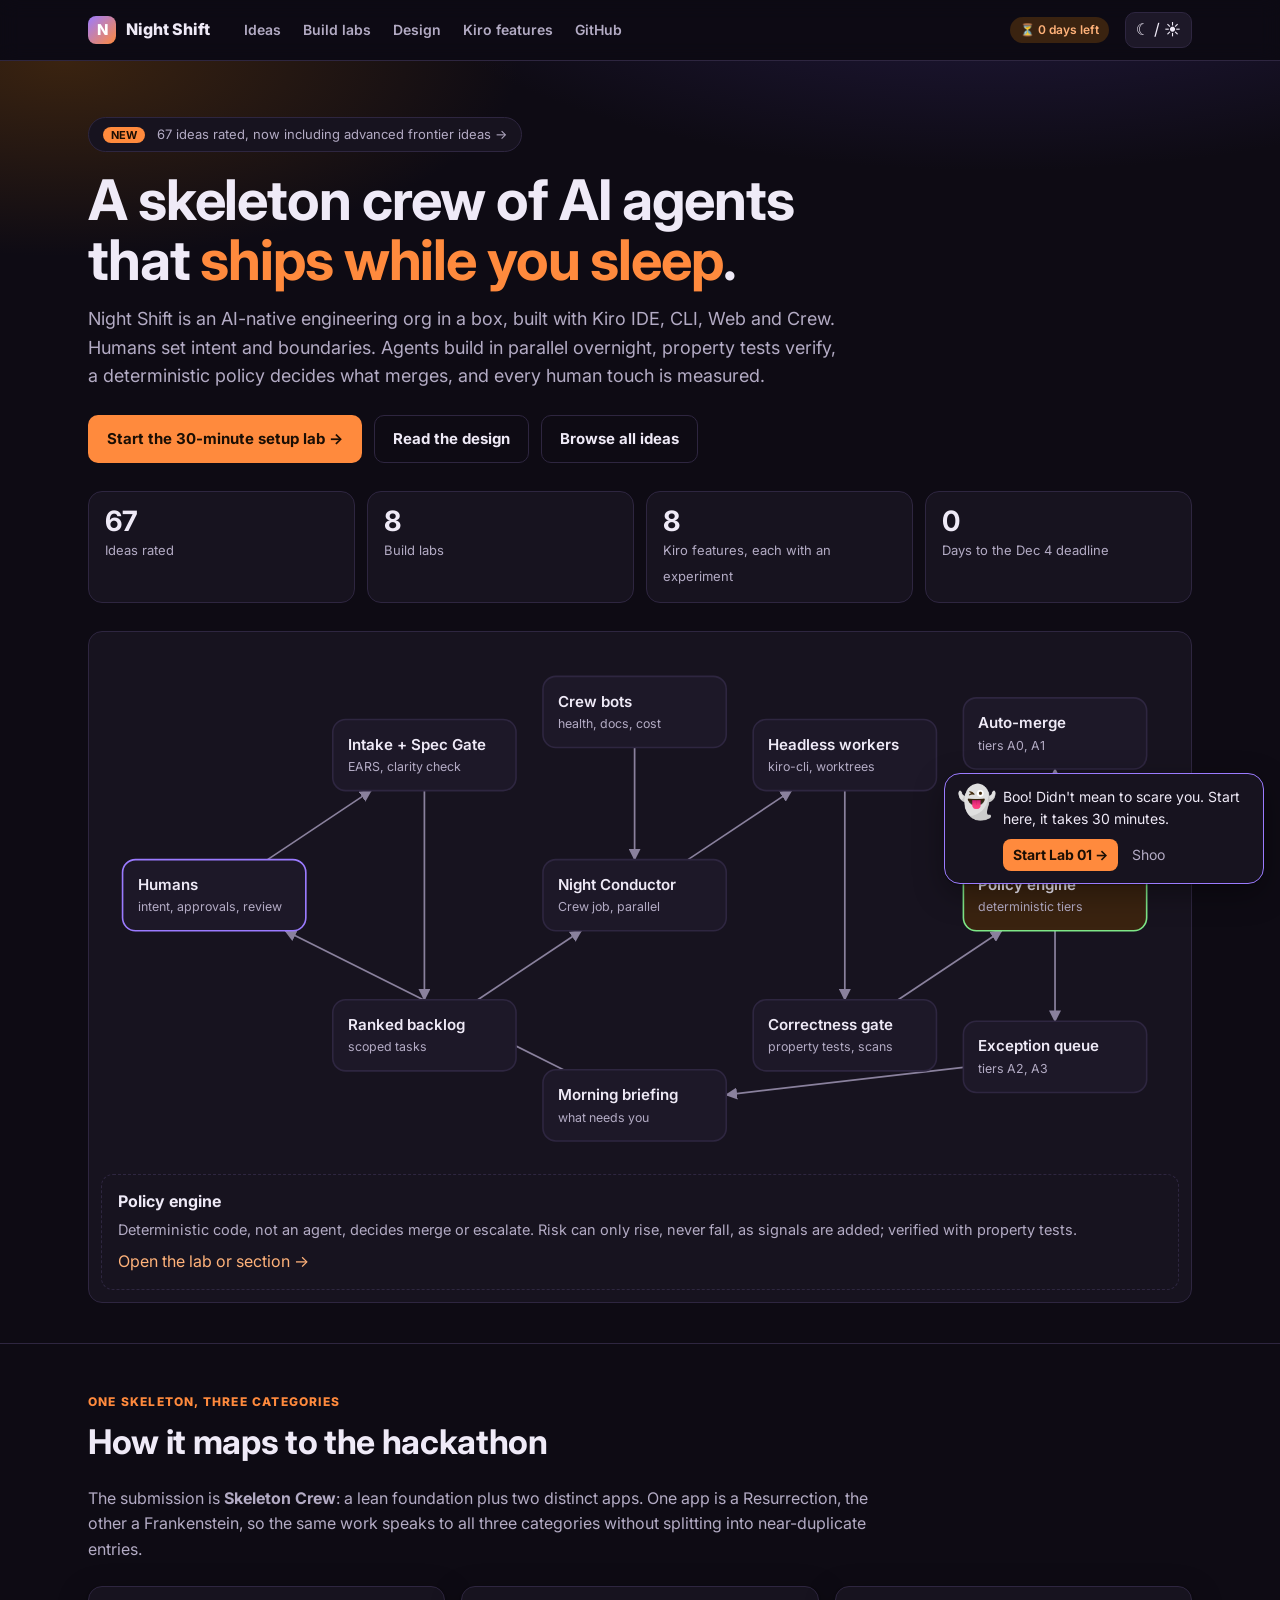
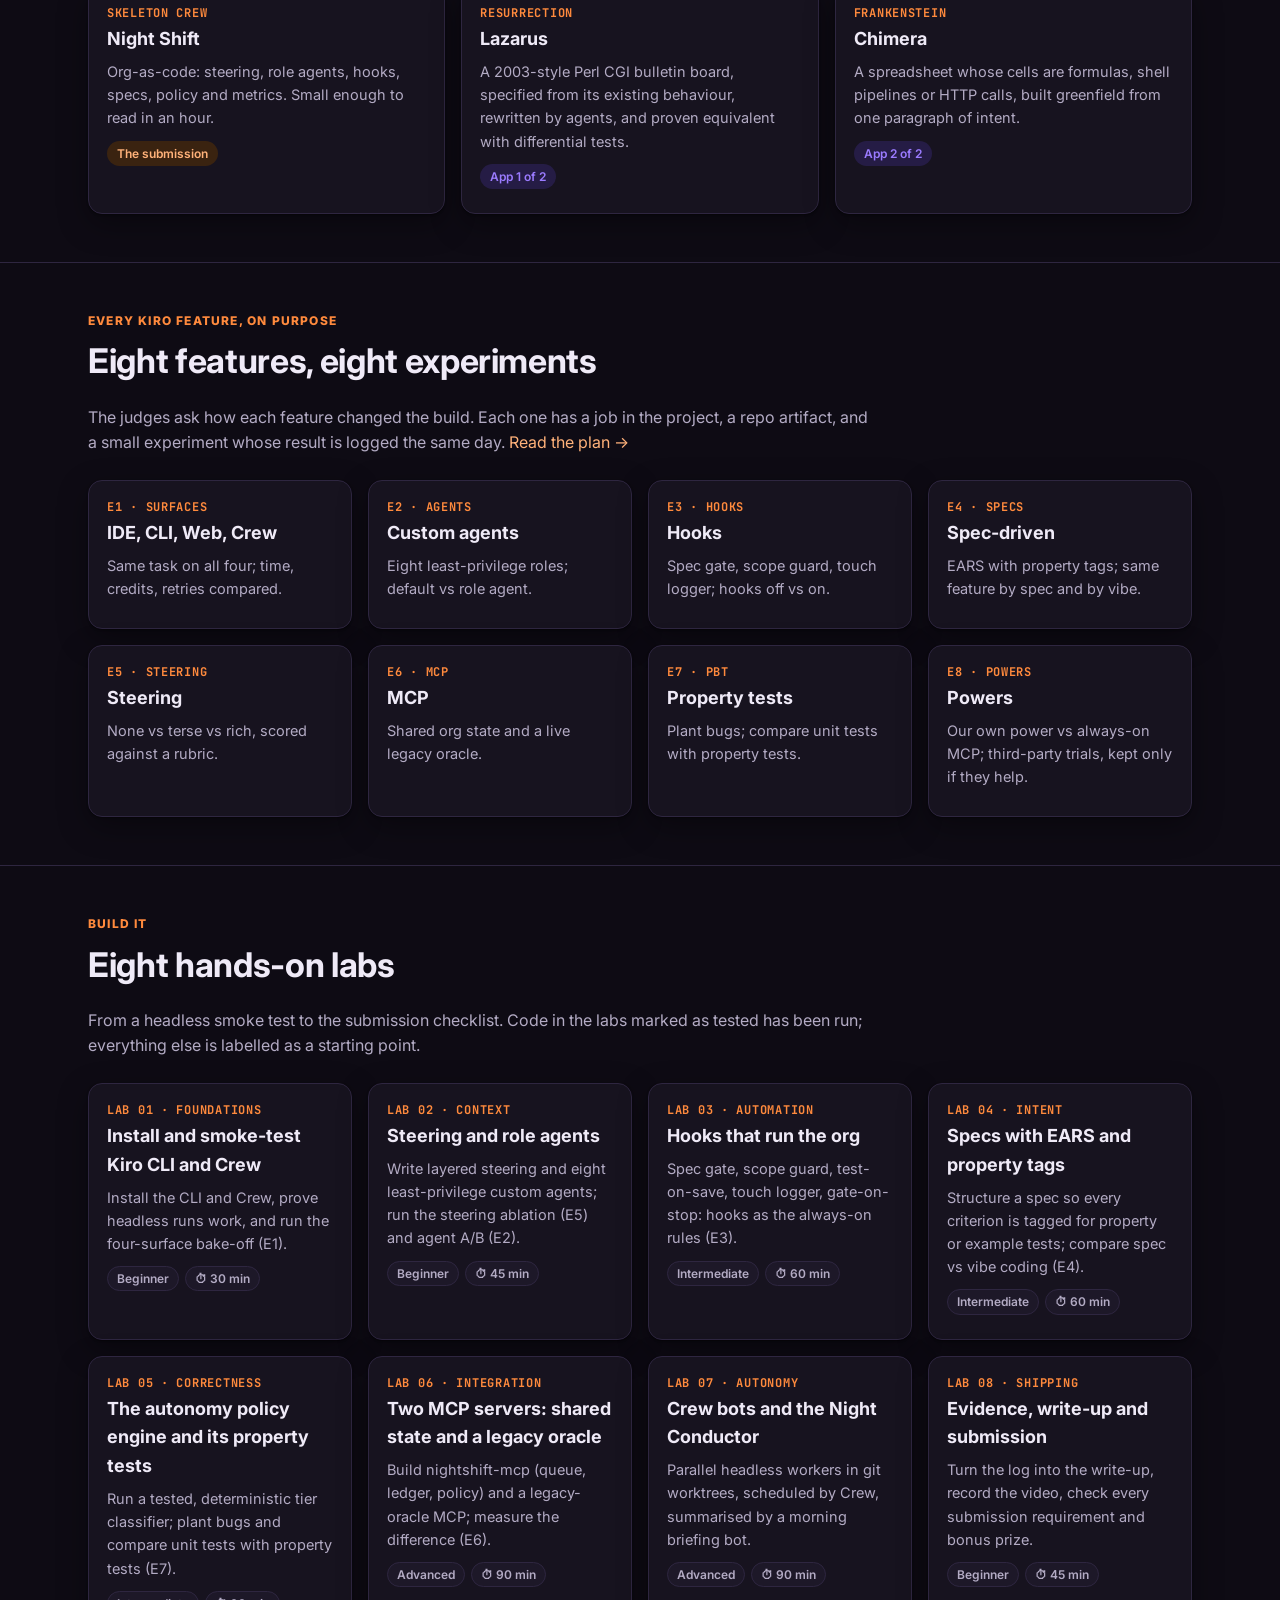
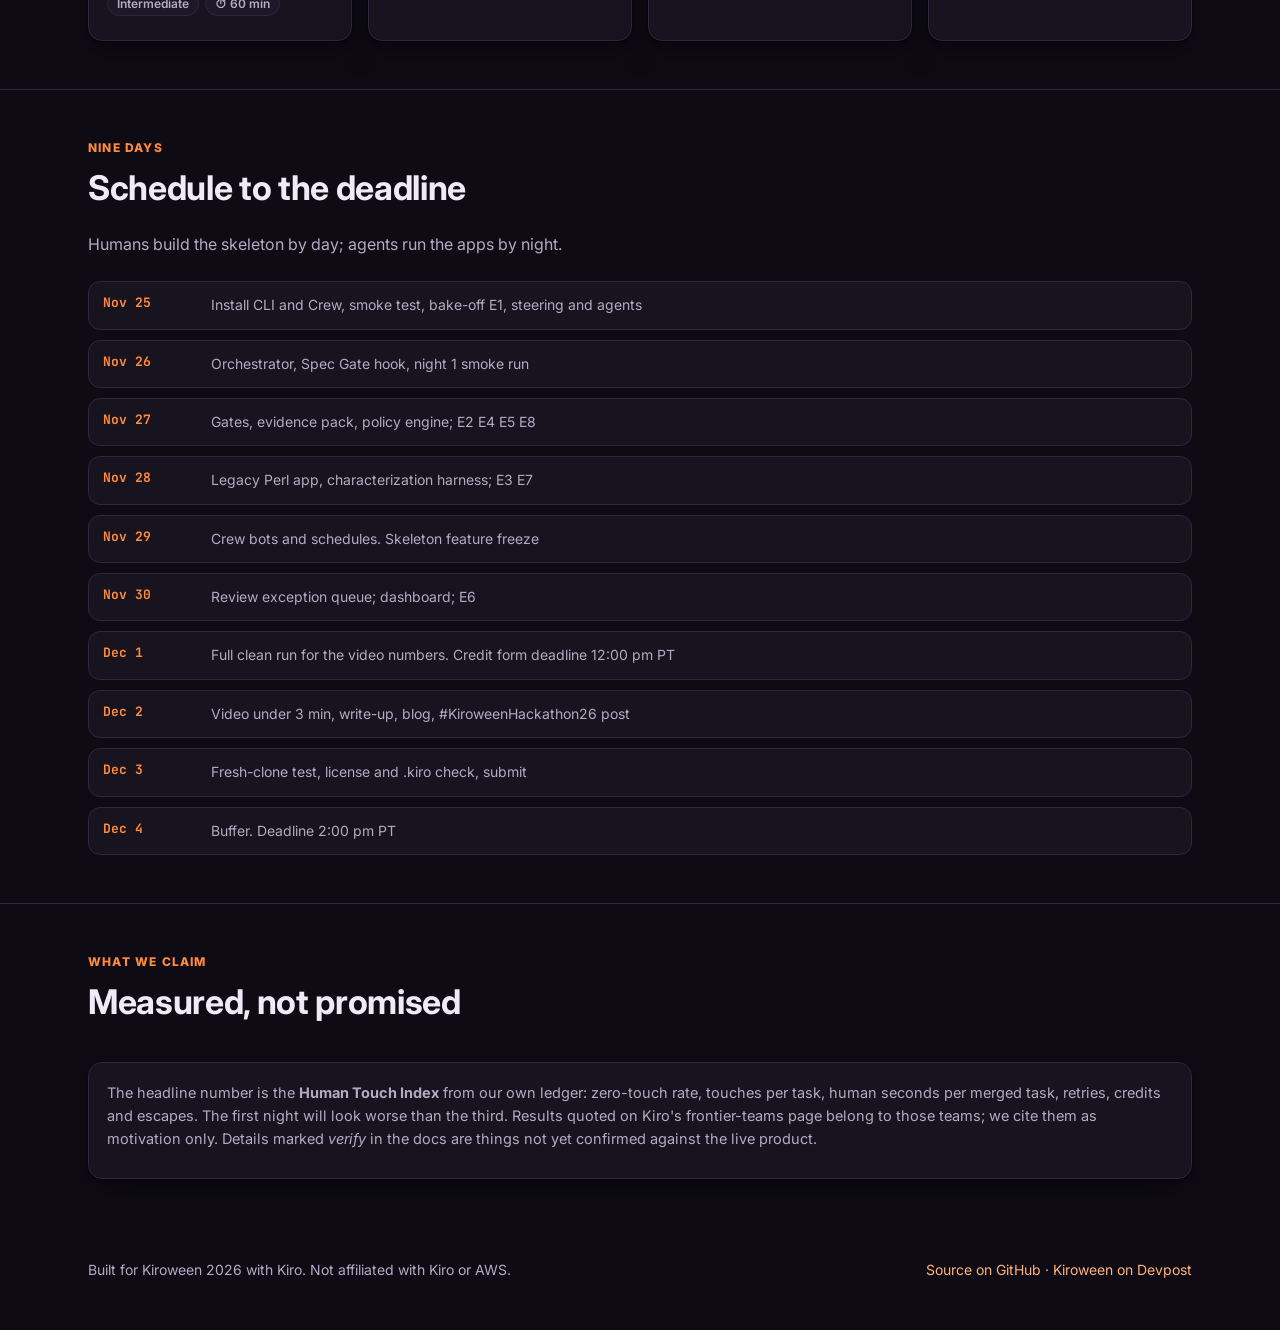
<file: site/index.html>
<!doctype html>
<html lang="en">
<head>
<meta charset="utf-8">
<meta name="viewport" content="width=device-width, initial-scale=1">
<title>Night Shift: a skeleton crew of AI agents</title>
<meta name="description" content="Kiroween 2026 playbook: an AI-native engineering org built with Kiro IDE, CLI, Web and Crew. Ideas, design, build labs and a feature-by-feature evidence plan.">
<link rel="icon" href="data:image/svg+xml,<svg xmlns='http://www.w3.org/2000/svg' viewBox='0 0 32 32'><rect width='32' height='32' rx='8' fill='%239b7bff'/><text x='16' y='23' font-size='18' font-family='Arial' font-weight='700' text-anchor='middle' fill='%23ff8a3d'>N</text></svg>">
<link rel="preconnect" href="https://fonts.googleapis.com">
<link rel="stylesheet" href="https://fonts.googleapis.com/css2?family=Inter:wght@400;600;700;800&family=JetBrains+Mono:wght@400;600&display=swap">
<link rel="stylesheet" href="assets/site.css">
</head>
<body data-page="home">
<main id="main">
  <section class="hero">
    <div class="wrap">
      <a class="banner" href="ideas.html"><b>NEW</b> 67 ideas rated, now including advanced frontier ideas →</a>
      <h1>A skeleton crew of AI agents<br>that <em>ships while you sleep</em>.</h1>
      <p class="lede">Night Shift is an AI-native engineering org in a box, built with Kiro IDE, CLI, Web and Crew. Humans set intent and boundaries. Agents build in parallel overnight, property tests verify, a deterministic policy decides what merges, and every human touch is measured.</p>
      <div class="hero-actions">
        <a class="btn btn-primary" href="lab.html?id=01-setup-smoke-test">Start the 30-minute setup lab →</a>
        <a class="btn btn-ghost" href="doc.html?doc=night-shift">Read the design</a>
        <a class="btn btn-ghost" href="ideas.html">Browse all ideas</a>
      </div>
      <div class="stats">
        <div class="stat"><b id="s-ideas">67</b><span>Ideas rated</span></div>
        <div class="stat"><b id="s-labs">8</b><span>Build labs</span></div>
        <div class="stat"><b>8</b><span>Kiro features, each with an experiment</span></div>
        <div class="stat"><b id="s-days">–</b><span>Days to the Dec 4 deadline</span></div>
      </div>
      <div class="arch" id="arch" aria-label="Clickable architecture of Night Shift"></div>
    </div>
  </section>

  <section id="categories">
    <div class="wrap">
      <div class="section-head"><div><div class="eyebrow">One skeleton, three categories</div><h2>How it maps to the hackathon</h2></div>
        <p>The submission is <b>Skeleton Crew</b>: a lean foundation plus two distinct apps. One app is a Resurrection, the other a Frankenstein, so the same work speaks to all three categories without splitting into near-duplicate entries.</p></div>
      <div class="grid grid-3">
        <a class="card" href="ideas.html?category=Skeleton+Crew"><div class="num">SKELETON CREW</div><h3>Night Shift</h3><p>Org-as-code: steering, role agents, hooks, specs, policy and metrics. Small enough to read in an hour.</p><span class="chip accent">The submission</span></a>
        <a class="card" href="ideas.html?category=Resurrection"><div class="num">RESURRECTION</div><h3>Lazarus</h3><p>A 2003-style Perl CGI bulletin board, specified from its existing behaviour, rewritten by agents, and proven equivalent with differential tests.</p><span class="chip violet">App 1 of 2</span></a>
        <a class="card" href="ideas.html?category=Frankenstein"><div class="num">FRANKENSTEIN</div><h3>Chimera</h3><p>A spreadsheet whose cells are formulas, shell pipelines or HTTP calls, built greenfield from one paragraph of intent.</p><span class="chip violet">App 2 of 2</span></a>
      </div>
    </div>
  </section>

  <section id="features">
    <div class="wrap">
      <div class="section-head"><div><div class="eyebrow">Every Kiro feature, on purpose</div><h2>Eight features, eight experiments</h2></div>
        <p>The judges ask how each feature changed the build. Each one has a job in the project, a repo artifact, and a small experiment whose result is logged the same day. <a href="doc.html?doc=kiro-features">Read the plan →</a></p></div>
      <div class="grid grid-4">
        <div class="card"><div class="num">E1 · SURFACES</div><h3>IDE, CLI, Web, Crew</h3><p>Same task on all four; time, credits, retries compared.</p></div>
        <div class="card"><div class="num">E2 · AGENTS</div><h3>Custom agents</h3><p>Eight least-privilege roles; default vs role agent.</p></div>
        <div class="card"><div class="num">E3 · HOOKS</div><h3>Hooks</h3><p>Spec gate, scope guard, touch logger; hooks off vs on.</p></div>
        <div class="card"><div class="num">E4 · SPECS</div><h3>Spec-driven</h3><p>EARS with property tags; same feature by spec and by vibe.</p></div>
        <div class="card"><div class="num">E5 · STEERING</div><h3>Steering</h3><p>None vs terse vs rich, scored against a rubric.</p></div>
        <div class="card"><div class="num">E6 · MCP</div><h3>MCP</h3><p>Shared org state and a live legacy oracle.</p></div>
        <div class="card"><div class="num">E7 · PBT</div><h3>Property tests</h3><p>Plant bugs; compare unit tests with property tests.</p></div>
        <div class="card"><div class="num">E8 · POWERS</div><h3>Powers</h3><p>Our own power vs always-on MCP; third-party trials, kept only if they help.</p></div>
      </div>
    </div>
  </section>

  <section id="labs">
    <div class="wrap">
      <div class="section-head"><div><div class="eyebrow">Build it</div><h2>Eight hands-on labs</h2></div><p>From a headless smoke test to the submission checklist. Code in the labs marked as tested has been run; everything else is labelled as a starting point.</p></div>
      <div class="grid grid-4" id="lab-grid"></div>
    </div>
  </section>

  <section id="timeline">
    <div class="wrap">
      <div class="section-head"><div><div class="eyebrow">Nine days</div><h2>Schedule to the deadline</h2></div><p>Humans build the skeleton by day; agents run the apps by night.</p></div>
      <ol class="timeline" id="tl"></ol>
    </div>
  </section>

  <section id="honesty" style="border-bottom:0">
    <div class="wrap">
      <div class="section-head"><div><div class="eyebrow">What we claim</div><h2>Measured, not promised</h2></div></div>
      <div class="card"><p>The headline number is the <b>Human Touch Index</b> from our own ledger: zero-touch rate, touches per task, human seconds per merged task, retries, credits and escapes. The first night will look worse than the third. Results quoted on Kiro's frontier-teams page belong to those teams; we cite them as motivation only. Details marked <i>verify</i> in the docs are things not yet confirmed against the live product.</p></div>
    </div>
  </section>
</main>
<script src="assets/site.js"></script>
<script src="assets/ghost.js" defer></script>
<script src="assets/arch.js"></script>
<script>
(function () {
  var N = window.NS;
  document.getElementById("s-days").textContent = N.daysLeft();
  N.getJSON("data/labs.json").then(function (d) {
    document.getElementById("s-labs").textContent = d.labs.length;
    document.getElementById("lab-grid").innerHTML = d.labs.map(function (l) {
      return '<a class="card" href="lab.html?id=' + l.slug + '"><div class="num">LAB ' + l.id + " · " + N.esc(l.category).toUpperCase() + "</div><h3>" + N.esc(l.title) + "</h3><p>" + N.esc(l.summary) + "</p>" + '<span class="chip">' + N.esc(l.level) + '</span><span class="chip">⏱ ' + N.esc(l.duration) + "</span></a>";
    }).join("");
  });
  N.getJSON("data/ideas.json").then(function (d) { document.getElementById("s-ideas").textContent = d.ideas.length; });
  var rows = [["Nov 25", "Install CLI and Crew, smoke test, bake-off E1, steering and agents"], ["Nov 26", "Orchestrator, Spec Gate hook, night 1 smoke run"], ["Nov 27", "Gates, evidence pack, policy engine; E2 E4 E5 E8"], ["Nov 28", "Legacy Perl app, characterization harness; E3 E7"], ["Nov 29", "Crew bots and schedules. Skeleton feature freeze"], ["Nov 30", "Review exception queue; dashboard; E6"], ["Dec 1", "Full clean run for the video numbers. Credit form deadline 12:00 pm PT"], ["Dec 2", "Video under 3 min, write-up, blog, #KiroweenHackathon26 post"], ["Dec 3", "Fresh-clone test, license and .kiro check, submit"], ["Dec 4", "Buffer. Deadline 2:00 pm PT"]];
  document.getElementById("tl").innerHTML = rows.map(function (r) { return '<li><span class="d">' + r[0] + '</span><span class="n">' + N.esc(r[1]) + "</span></li>"; }).join("");
})();
</script>
</body>
</html>
</file>
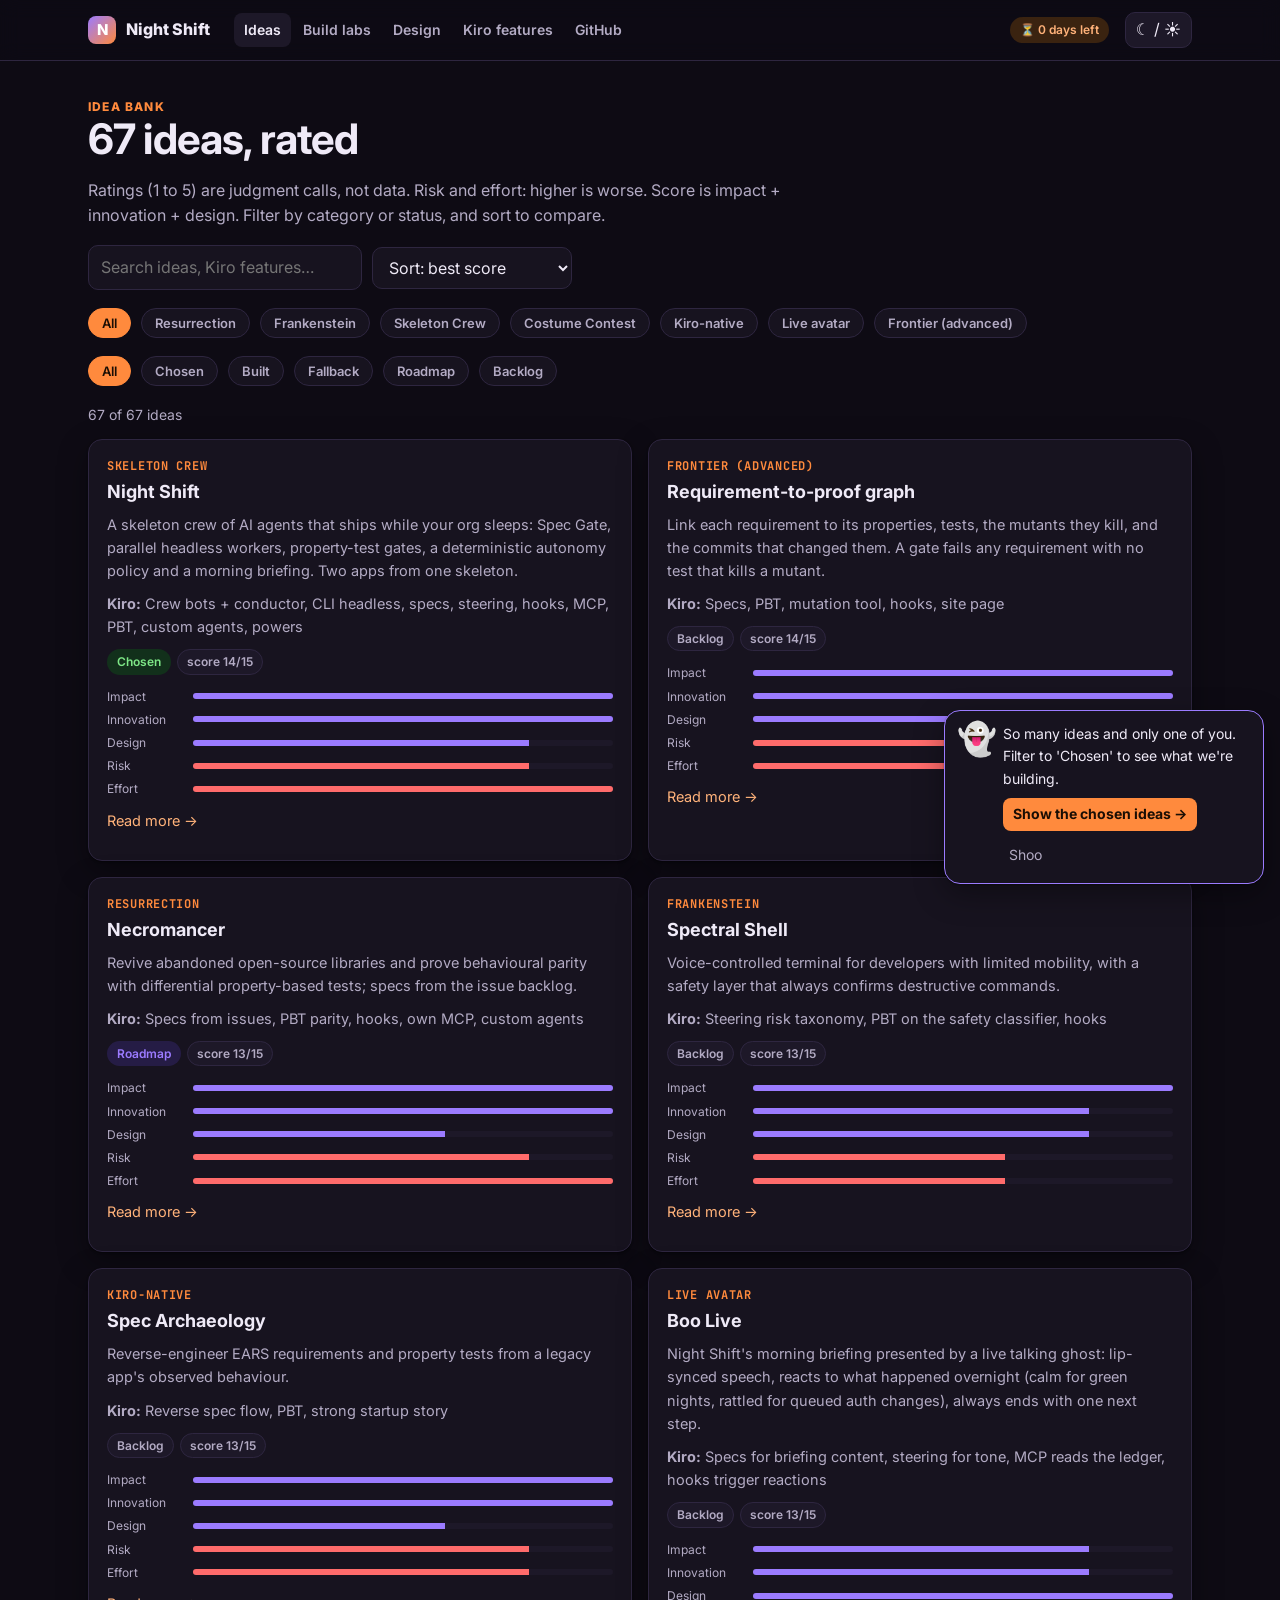
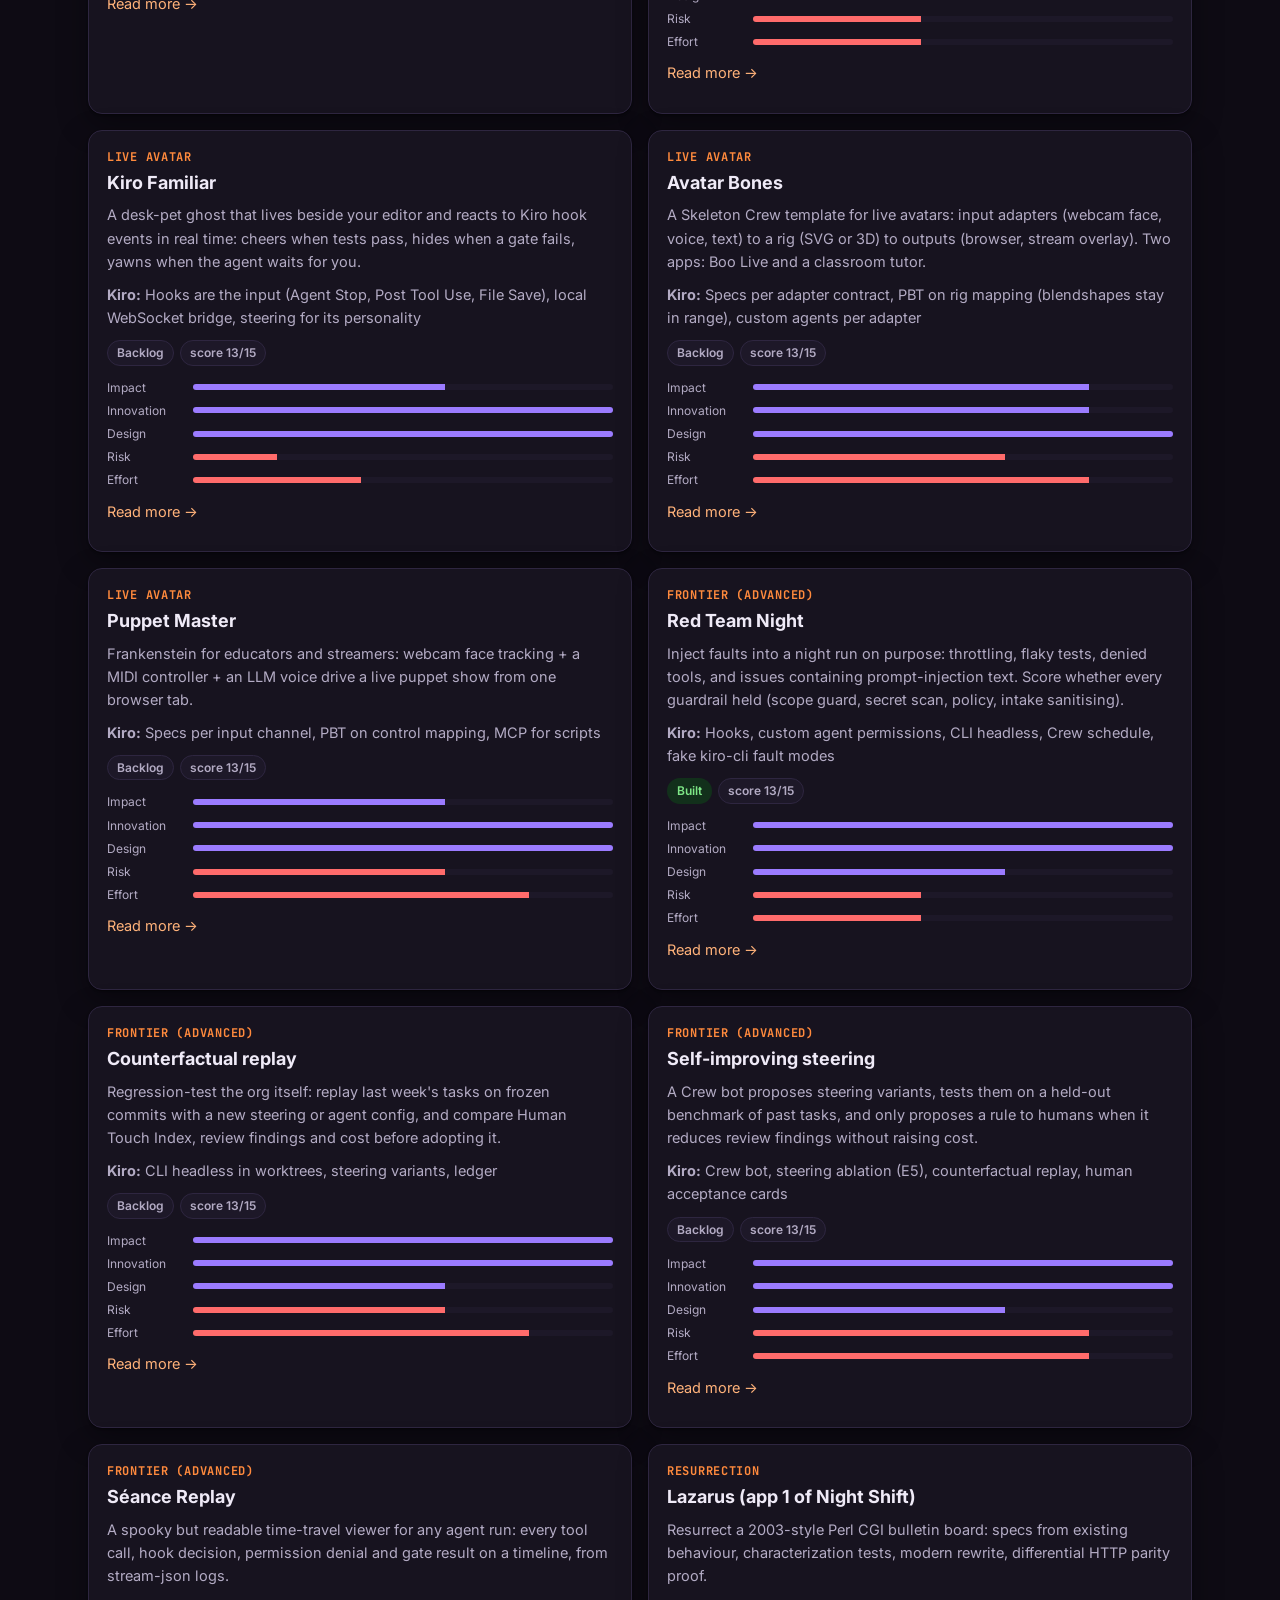
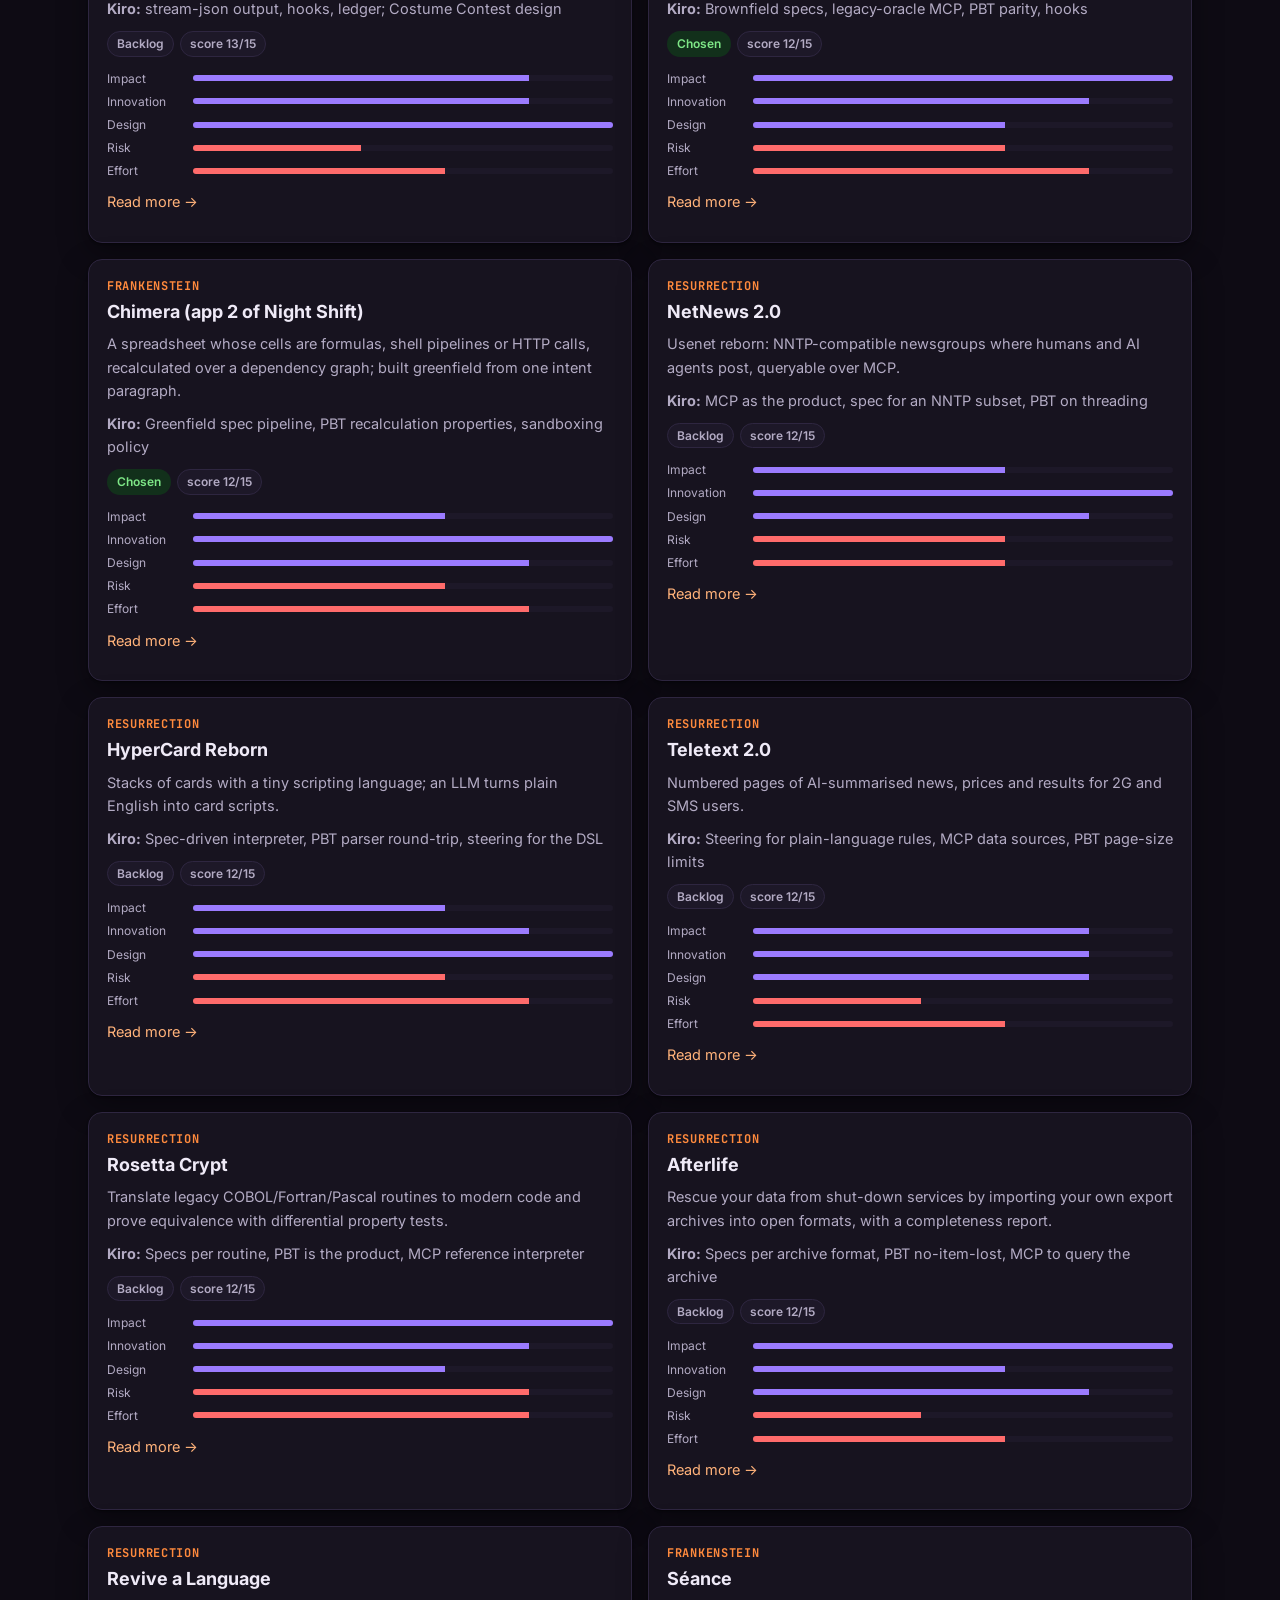
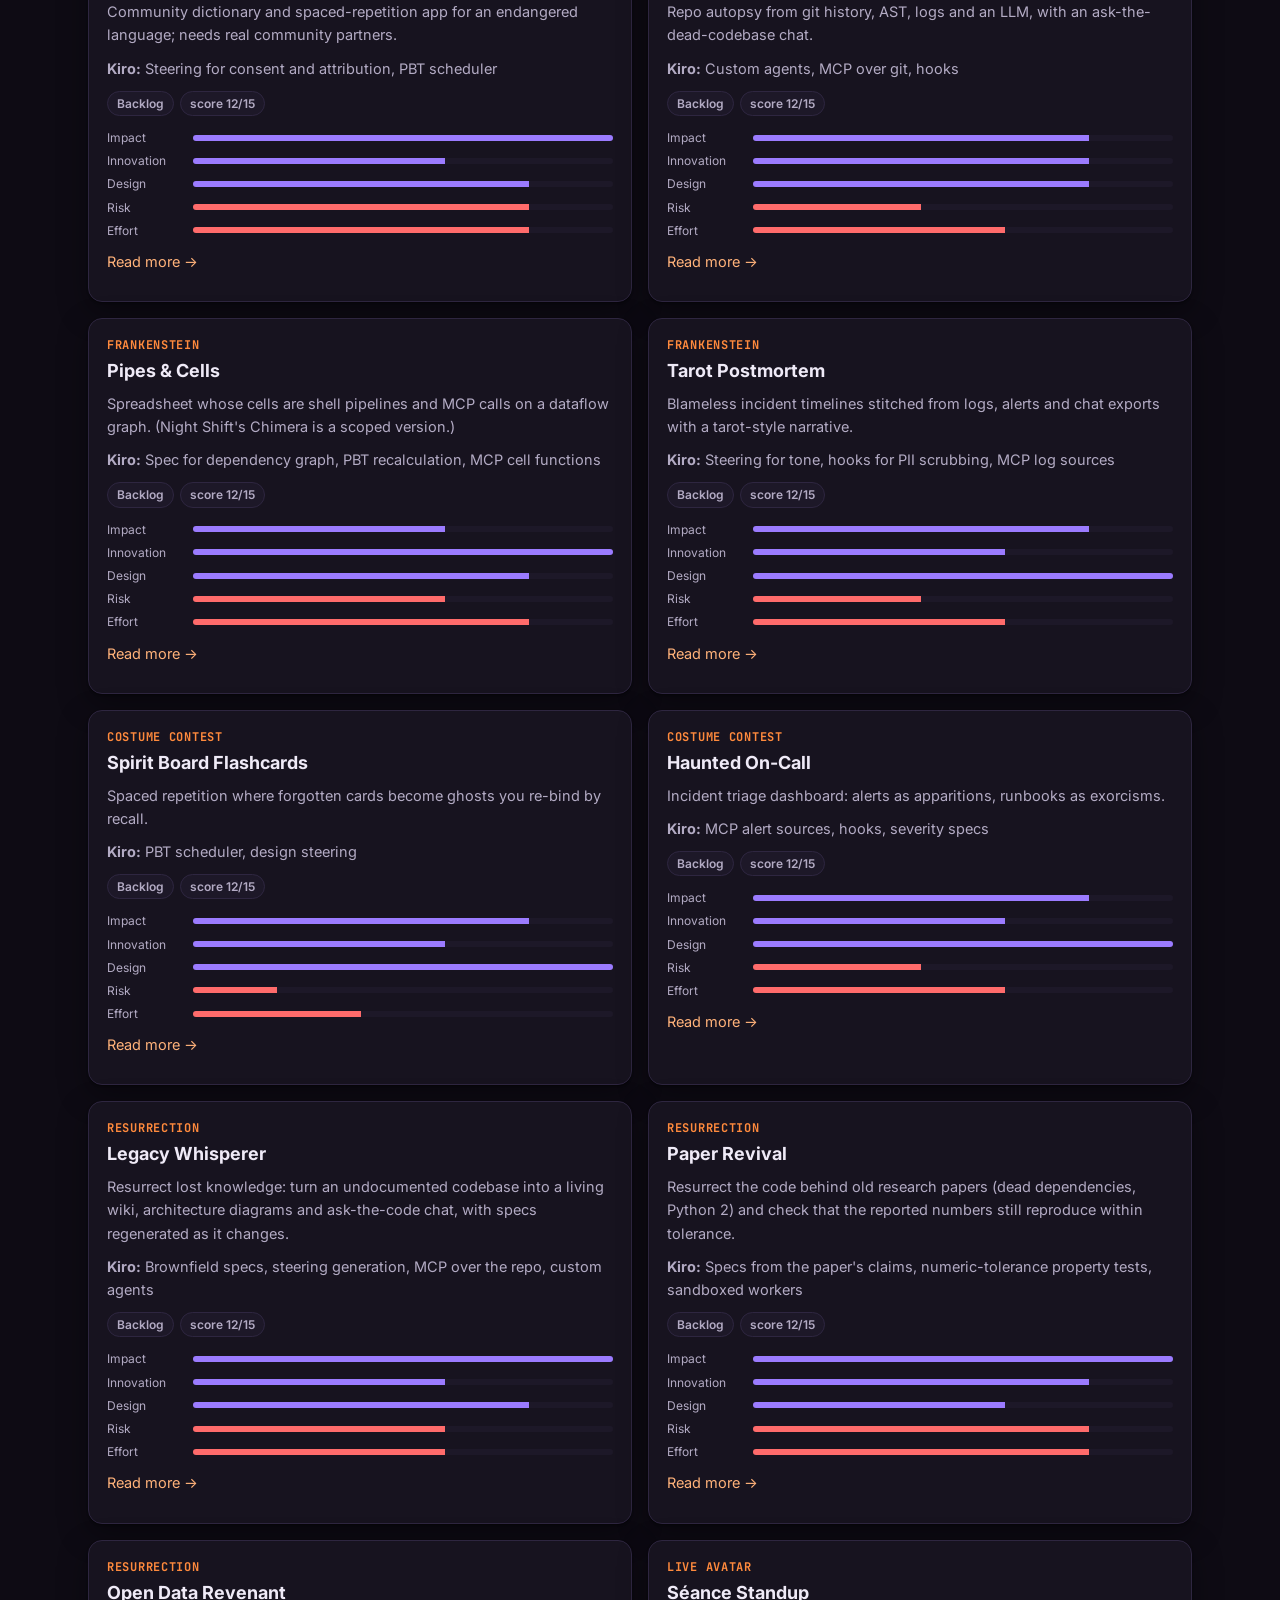
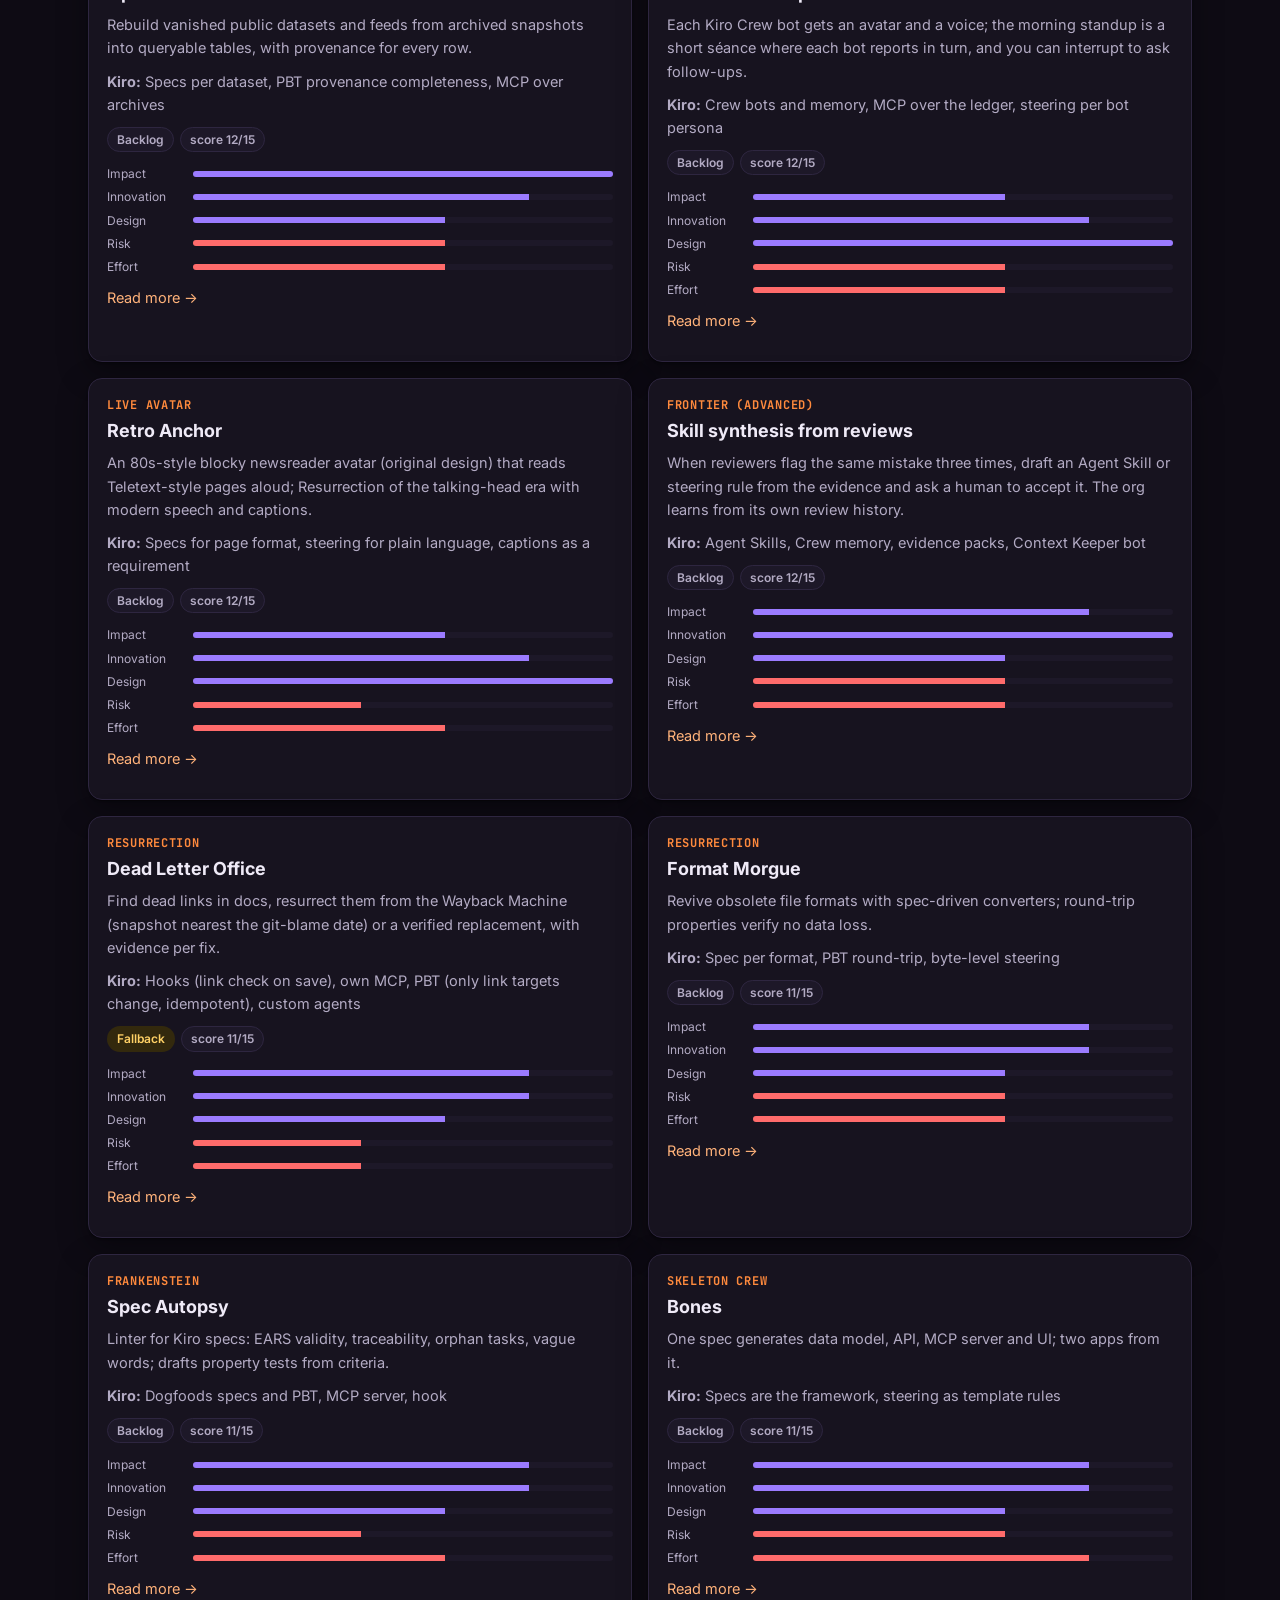
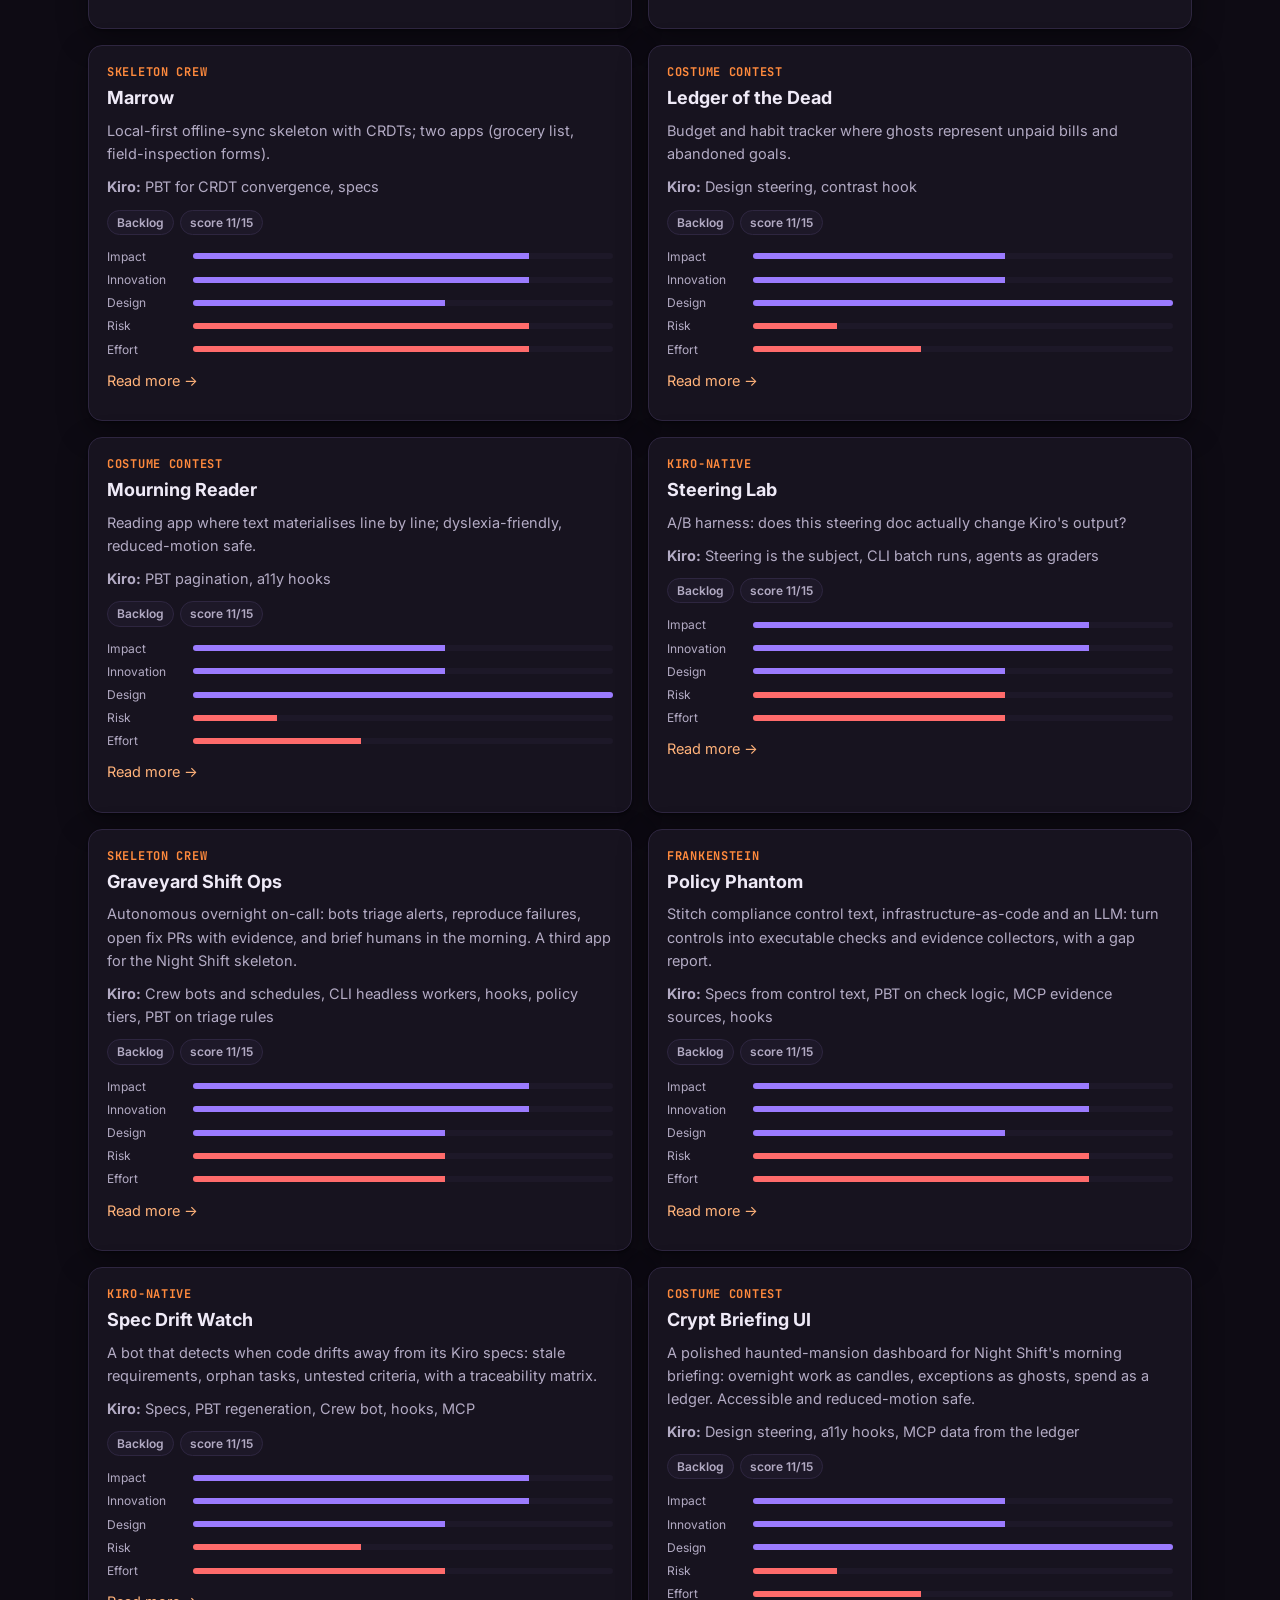
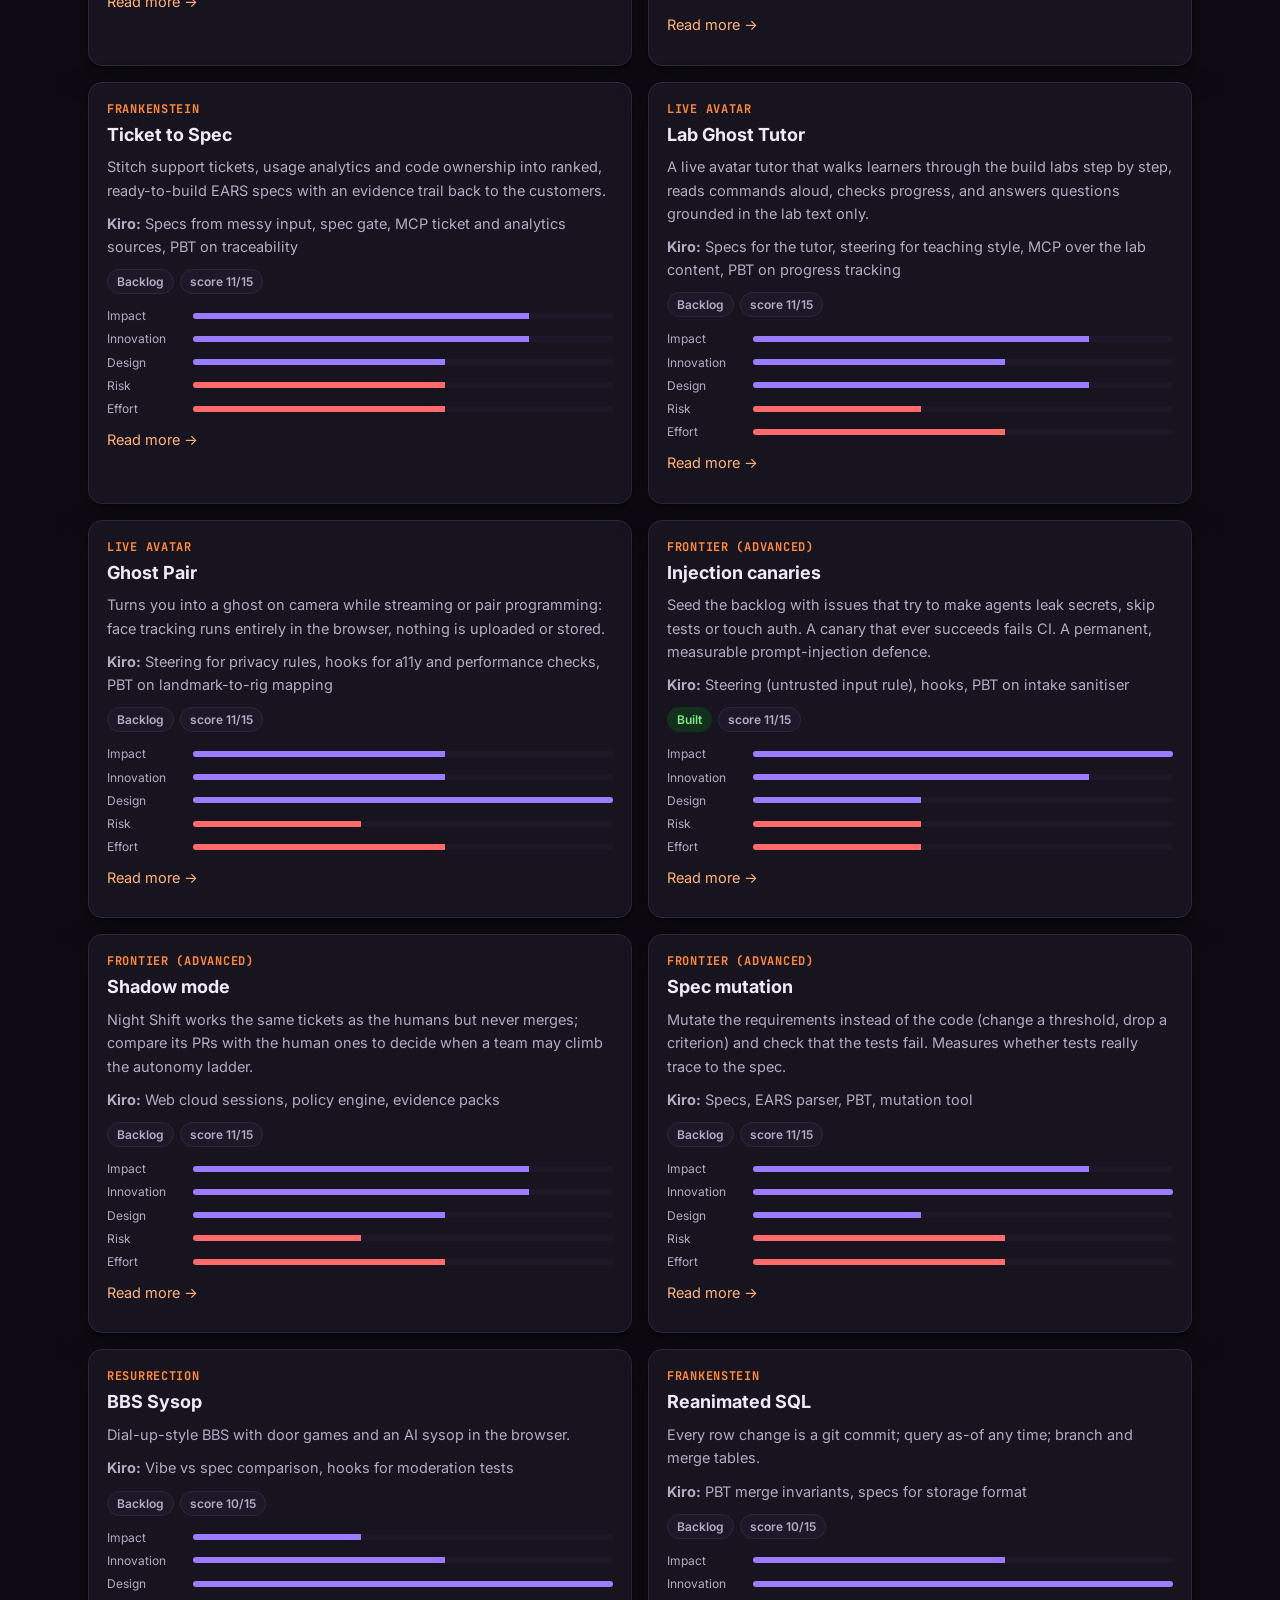
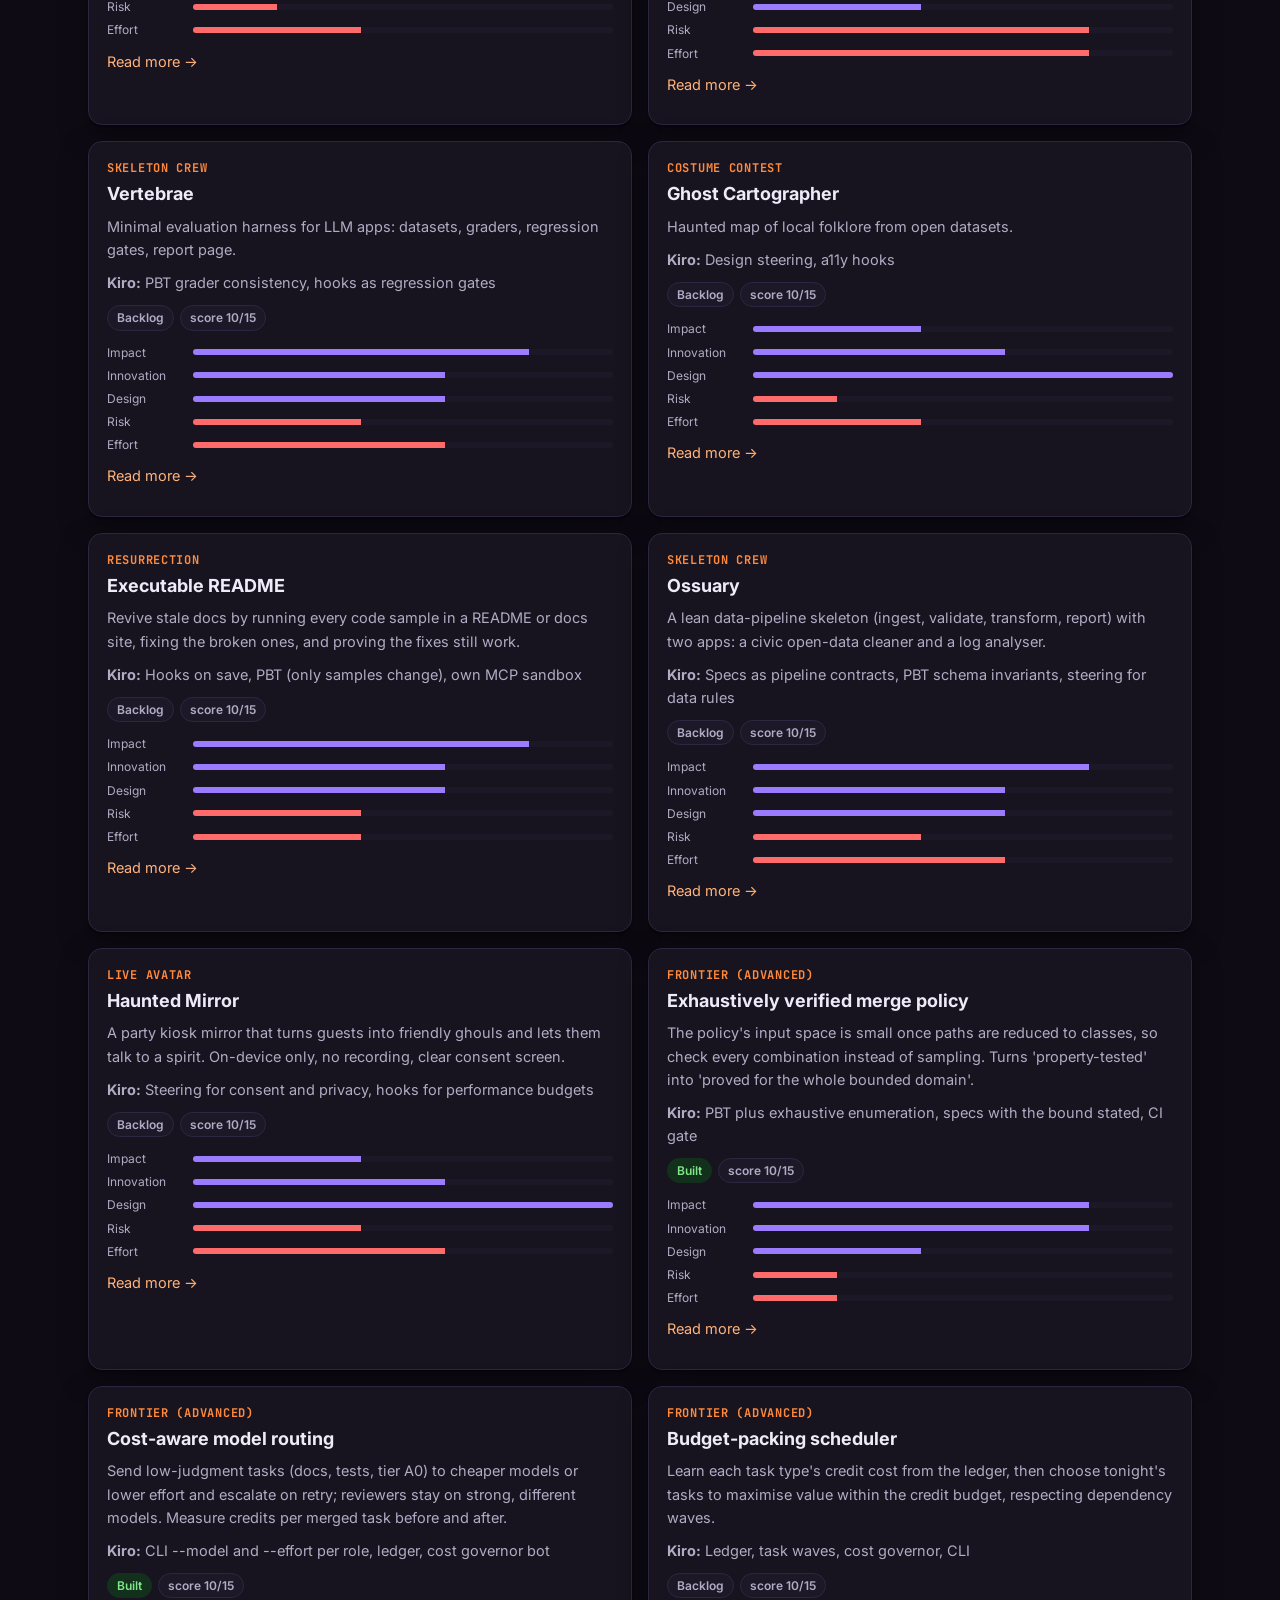
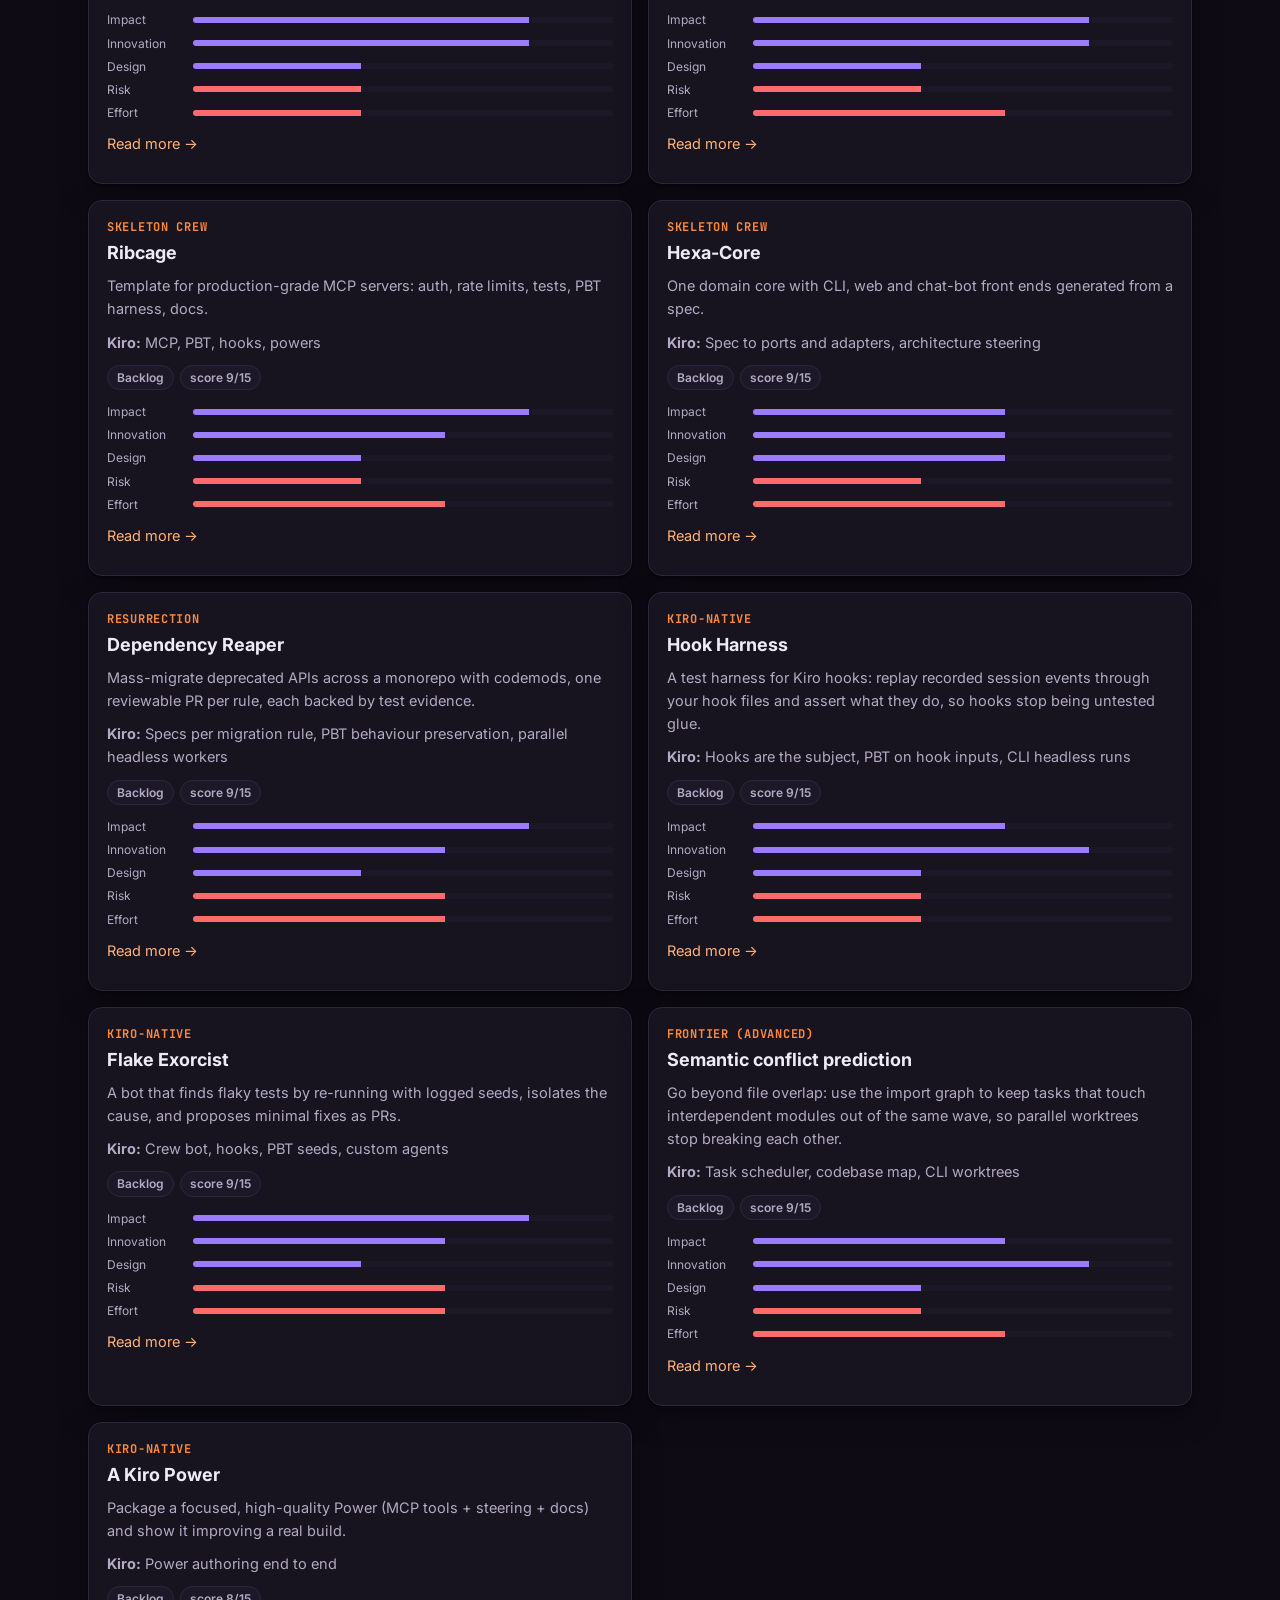
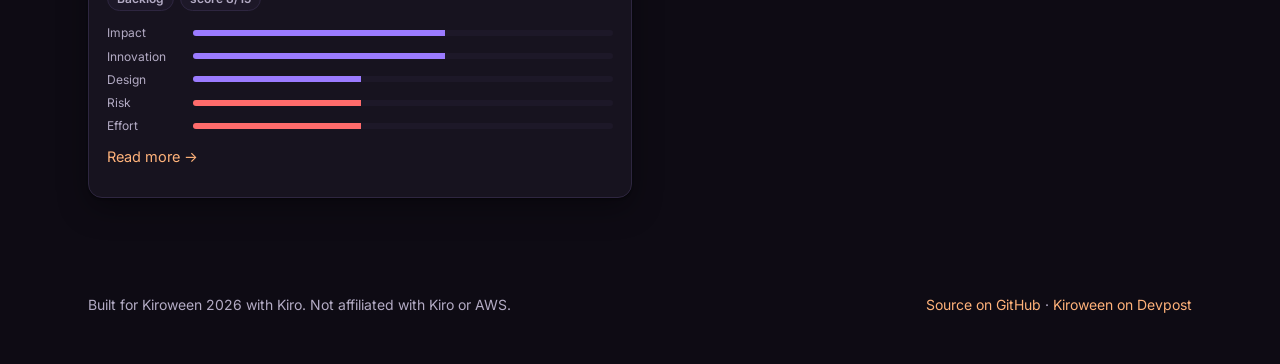
<file: site/ideas.html>
<!doctype html>
<html lang="en">
<head>
<meta charset="utf-8">
<meta name="viewport" content="width=device-width, initial-scale=1">
<title>Ideas · Night Shift</title>
<meta name="description" content="Kiroween 2026 ideas rated for impact, innovation, design, risk and effort.">
<link rel="icon" href="data:image/svg+xml,<svg xmlns='http://www.w3.org/2000/svg' viewBox='0 0 32 32'><rect width='32' height='32' rx='8' fill='%239b7bff'/></svg>">
<link rel="preconnect" href="https://fonts.googleapis.com">
<link rel="stylesheet" href="https://fonts.googleapis.com/css2?family=Inter:wght@400;600;700;800&family=JetBrains+Mono:wght@400;600&display=swap">
<link rel="stylesheet" href="assets/site.css">
</head>
<body data-page="ideas">
<main id="main"><div class="wrap" style="padding-top:36px;padding-bottom:64px">
  <div class="eyebrow">Idea bank</div><h1 style="font-size:clamp(28px,5vw,42px)"><span id="h-n">67</span> ideas, rated</h1>
  <p class="muted" style="max-width:760px">Ratings (1 to 5) are judgment calls, not data. Risk and effort: higher is worse. Score is impact + innovation + design. Filter by category or status, and sort to compare.</p>
  <div class="toolbar" role="group" aria-label="Filters">
    <input type="search" id="q" placeholder="Search ideas, Kiro features…" aria-label="Search ideas">
    <select id="sort" aria-label="Sort"><option value="score">Sort: best score</option><option value="risk">Lowest risk</option><option value="effort">Lowest effort</option><option value="title">Title</option></select>
  </div>
  <div class="toolbar" id="cats" role="group" aria-label="Category"></div>
  <div class="toolbar" id="stats" role="group" aria-label="Status"></div>
  <p class="count" id="count" aria-live="polite"></p>
  <div class="grid grid-2" id="grid"></div>
</div></main>
<script src="assets/site.js"></script>
<script src="assets/ghost.js" defer></script>
<script>
(function () {
  var N = window.NS, params = new URLSearchParams(location.search);
  var state = { cat: params.get("category") || "", status: params.get("status") || "", q: "", sort: "score" }, data;
  var grid = document.getElementById("grid"), count = document.getElementById("count");
  function meter(label, v, risk) { return "<span>" + label + '</span><i class="' + (risk ? "risk" : "") + '" style="--w:' + (v * 20) + '%" role="img" aria-label="' + label + " " + v + ' of 5"></i>'; }
  function statusChip(s) { return '<span class="chip ' + (s === "Chosen" || s === "Built" ? "ok" : s === "Fallback" ? "warn" : s === "Roadmap" ? "violet" : "") + '">' + s + "</span>"; }
  function pills(el, items, key) {
    el.innerHTML = '<button class="pill" data-v="" aria-pressed="' + (state[key] === "") + '">All</button>' + items.map(function (i) { return '<button class="pill" data-v="' + N.esc(i) + '" aria-pressed="' + (state[key] === i) + '">' + N.esc(i) + "</button>"; }).join("");
    el.onclick = function (e) { var b = e.target.closest("button"); if (!b) return; state[key] = b.getAttribute("data-v"); pills(el, items, key); draw(); };
  }
  function draw() {
    var q = state.q.toLowerCase();
    var list = data.ideas.filter(function (i) { return (!state.cat || i.category === state.cat) && (!state.status || i.status === state.status) && (!q || (i.title + " " + i.pitch + " " + i.kiro).toLowerCase().indexOf(q) > -1); });
    var score = function (i) { return i.impact + i.innovation + i.design; };
    list.sort(function (a, b) { return state.sort === "risk" ? a.risk - b.risk : state.sort === "effort" ? a.effort - b.effort : state.sort === "title" ? a.title.localeCompare(b.title) : score(b) - score(a); });
    document.getElementById("h-n").textContent = data.ideas.length; count.textContent = list.length + " of " + data.ideas.length + " ideas";
    grid.innerHTML = list.map(function (i) {
      return '<article class="card"><div class="num">' + N.esc(i.category.toUpperCase()) + "</div><h3>" + N.esc(i.title) + "</h3><p>" + N.esc(i.pitch) + '</p><p><b>Kiro:</b> ' + N.esc(i.kiro) + "</p>" + statusChip(i.status) + '<span class="chip">score ' + score(i) + "/15</span>" +
        '<div class="meter">' + meter("Impact", i.impact) + meter("Innovation", i.innovation) + meter("Design", i.design) + meter("Risk", i.risk, true) + meter("Effort", i.effort, true) + '</div><p style="margin-top:10px"><a href="doc.html?doc=' + i.doc + '">Read more →</a></p></article>';
    }).join("") || '<p class="muted">👻 Nothing here but cobwebs. Try fewer words or <a href="ideas.html">clear the filters</a>.</p>';
  }
  N.getJSON("data/ideas.json").then(function (d) {
    data = d; pills(document.getElementById("cats"), d.categories, "cat"); pills(document.getElementById("stats"), d.statuses, "status");
    document.getElementById("q").addEventListener("input", function (e) { state.q = e.target.value; draw(); });
    document.getElementById("sort").addEventListener("change", function (e) { state.sort = e.target.value; draw(); });
    draw();
  }).catch(function (e) { grid.innerHTML = '<p class="note">Could not load ideas: ' + N.esc(e.message) + "</p>"; });
})();
</script>
</body>
</html>
</file>
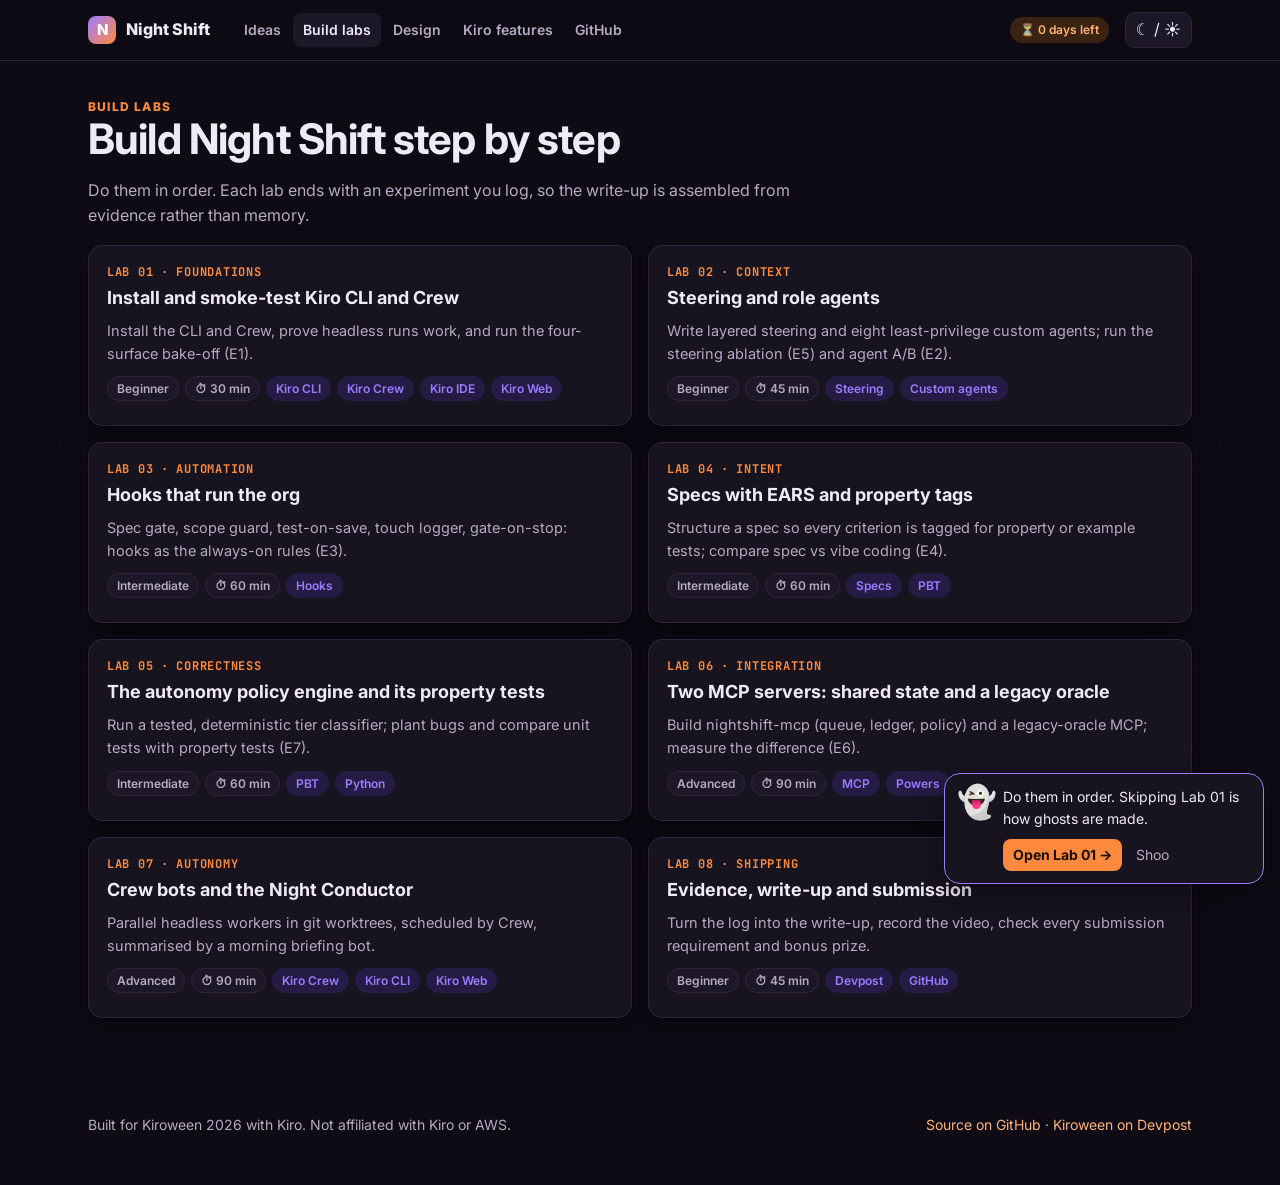
<file: site/labs.html>
<!doctype html>
<html lang="en">
<head>
<meta charset="utf-8">
<meta name="viewport" content="width=device-width, initial-scale=1">
<title>Build labs · Night Shift</title>
<meta name="description" content="Eight hands-on labs for building Night Shift with Kiro CLI, Crew, hooks, specs, MCP and property tests.">
<link rel="icon" href="data:image/svg+xml,<svg xmlns='http://www.w3.org/2000/svg' viewBox='0 0 32 32'><rect width='32' height='32' rx='8' fill='%239b7bff'/></svg>">
<link rel="preconnect" href="https://fonts.googleapis.com">
<link rel="stylesheet" href="https://fonts.googleapis.com/css2?family=Inter:wght@400;600;700;800&family=JetBrains+Mono:wght@400;600&display=swap">
<link rel="stylesheet" href="assets/site.css">
</head>
<body data-page="labs">
<main id="main"><div class="wrap" style="padding-top:36px;padding-bottom:64px">
  <div class="eyebrow">Build labs</div><h1 style="font-size:clamp(28px,5vw,42px)">Build Night Shift step by step</h1>
  <p class="muted" style="max-width:760px">Do them in order. Each lab ends with an experiment you log, so the write-up is assembled from evidence rather than memory.</p>
  <div class="grid grid-2" id="grid"></div>
</div></main>
<script src="assets/site.js"></script>
<script src="assets/ghost.js" defer></script>
<script>
window.NS.getJSON("data/labs.json").then(function (d) {
  var N = window.NS;
  document.getElementById("grid").innerHTML = d.labs.map(function (l) {
    return '<a class="card" href="lab.html?id=' + l.slug + '"><div class="num">LAB ' + l.id + " · " + N.esc(l.category).toUpperCase() + "</div><h3>" + N.esc(l.title) + "</h3><p>" + N.esc(l.summary) + "</p>" + '<span class="chip">' + N.esc(l.level) + '</span><span class="chip">⏱ ' + N.esc(l.duration) + "</span>" + N.chips(l.services, "violet") + "</a>";
  }).join("");
});
</script>
</body>
</html>
</file>
<file: site/assets/site.css>
/* Night Shift site styles. Dark by default (it is a Halloween hackathon), light on request. */
:root {
  --bg: #0e0b14; --bg-elev: #17131f; --bg-sunk: #1d1828; --fg: #efeaf7; --fg-muted: #b3abc4;
  --fg-faint: #8a819d; --border: #2e2640; --accent: #ff8a3d; --accent-fg: #1a0e04;
  --accent-soft: #3a2310; --accent-ink: #ffb27a; --violet: #9b7bff; --violet-soft: #251c45;
  --ok: #7ee787; --ok-soft: #12301b; --warn: #ffd166; --warn-soft: #33290d; --bad: #ff6b6b;
  --code-bg: #0a0810; --code-fg: #ece9f5;
  --shadow: 0 1px 2px rgba(0,0,0,.4), 0 10px 30px rgba(0,0,0,.35);
  --radius: 14px; --maxw: 1160px;
  --font: "Inter", ui-sans-serif, system-ui, -apple-system, "Segoe UI", Roboto, sans-serif;
  --mono: "JetBrains Mono", ui-monospace, SFMono-Regular, Menlo, Consolas, monospace;
  color-scheme: dark;
}
:root[data-theme="light"] {
  --bg: #fbf8f3; --bg-elev: #ffffff; --bg-sunk: #f3eee6; --fg: #1d1626; --fg-muted: #574e66;
  --fg-faint: #8a8196; --border: #e6dfd3; --accent: #d9560b; --accent-fg: #ffffff;
  --accent-soft: #ffeedd; --accent-ink: #a8400a; --violet: #5b3fd6; --violet-soft: #ece8ff;
  --ok: #17803d; --ok-soft: #e3f5e9; --warn: #8a5a00; --warn-soft: #fff4d6; --bad: #b3261e;
  --code-bg: #16121f; --code-fg: #ece9f5;
  --shadow: 0 1px 2px rgba(30,20,50,.06), 0 8px 24px rgba(30,20,50,.08); color-scheme: light;
}
* { box-sizing: border-box; }
html { scroll-behavior: smooth; }
@media (prefers-reduced-motion: reduce) { html { scroll-behavior: auto; } * { transition: none !important; animation: none !important; } }
body { margin: 0; background: var(--bg); color: var(--fg); font: 16px/1.6 var(--font); -webkit-font-smoothing: antialiased; }
a { color: var(--accent-ink); text-decoration: none; }
a:hover { text-decoration: underline; }
img { max-width: 100%; }
code, pre, kbd { font-family: var(--mono); }
.wrap { max-width: var(--maxw); margin: 0 auto; padding: 0 16px; }
@media (min-width: 720px) { .wrap { padding: 0 28px; } }
:focus-visible { outline: 2px solid var(--violet); outline-offset: 2px; border-radius: 4px; }
.skip { position: absolute; left: -999px; } .skip:focus { left: 8px; top: 8px; background: var(--bg-elev); padding: 8px 12px; z-index: 99; }

/* header */
.site-header { position: sticky; top: 0; z-index: 50; background: color-mix(in srgb, var(--bg) 85%, transparent); backdrop-filter: blur(10px); border-bottom: 1px solid var(--border); }
.site-header .wrap { display: flex; align-items: center; gap: 16px; height: 60px; }
.brand { display: flex; align-items: center; gap: 10px; font-weight: 800; color: var(--fg); white-space: nowrap; }
.brand:hover { text-decoration: none; }
.brand-mark { width: 28px; height: 28px; border-radius: 8px; display: grid; place-items: center; background: linear-gradient(135deg, var(--violet), var(--accent)); color: #fff; font-size: 15px; }
.nav { display: none; gap: 2px; margin-left: 8px; }
.nav a { padding: 6px 10px; border-radius: 8px; color: var(--fg-muted); font-weight: 600; font-size: 14px; }
.nav a:hover, .nav a[aria-current="page"] { background: var(--bg-sunk); color: var(--fg); text-decoration: none; }
@media (min-width: 900px) { .nav { display: flex; } }
.spacer { flex: 1; }
.icon-btn { background: var(--bg-sunk); border: 1px solid var(--border); color: var(--fg); border-radius: 10px; height: 36px; min-width: 36px; padding: 0 10px; cursor: pointer; font: inherit; }
.icon-btn:hover { border-color: var(--accent); }
.menu-btn { display: inline-block; } @media (min-width: 900px) { .menu-btn { display: none; } }
.mobile-nav { display: none; flex-direction: column; padding: 8px 16px 16px; border-bottom: 1px solid var(--border); background: var(--bg); }
.mobile-nav.open { display: flex; } .mobile-nav a { padding: 10px 4px; color: var(--fg); font-weight: 600; border-bottom: 1px solid var(--border); }

/* hero */
.hero { padding: 56px 0 40px; background: radial-gradient(900px 340px at 78% -10%, var(--violet-soft), transparent 70%), radial-gradient(700px 300px at 5% 0%, var(--accent-soft), transparent 65%); border-bottom: 1px solid var(--border); }
.banner { display: inline-block; background: var(--bg-elev); border: 1px solid var(--border); border-radius: 999px; padding: 6px 14px; font-size: 13px; color: var(--fg-muted); margin-bottom: 18px; }
.banner b { color: var(--accent-fg); background: var(--accent); border-radius: 999px; padding: 1px 8px; margin-right: 8px; font-size: 11px; }
h1 { font-size: clamp(32px, 6vw, 56px); line-height: 1.08; margin: 0 0 14px; letter-spacing: -.02em; }
h1 em { font-style: normal; color: var(--accent); }
.lede { font-size: 18px; color: var(--fg-muted); max-width: 760px; margin: 0 0 24px; }
.hero-actions { display: flex; flex-wrap: wrap; gap: 12px; margin-bottom: 28px; }
.btn { display: inline-flex; align-items: center; gap: 8px; padding: 11px 18px; border-radius: 10px; font-weight: 700; border: 1px solid transparent; cursor: pointer; font-size: 15px; }
.btn:hover { text-decoration: none; filter: brightness(1.08); }
.btn-primary { background: var(--accent); color: var(--accent-fg); }
.btn-ghost { background: transparent; border-color: var(--border); color: var(--fg); }
.stats { display: grid; grid-template-columns: repeat(2, 1fr); gap: 12px; margin-bottom: 28px; }
@media (min-width: 720px) { .stats { grid-template-columns: repeat(4, 1fr); } }
.stat { background: var(--bg-elev); border: 1px solid var(--border); border-radius: var(--radius); padding: 14px 16px; }
.stat b { display: block; font-size: 28px; line-height: 1.1; } .stat span { color: var(--fg-muted); font-size: 13px; }

/* sections and cards */
section { padding: 48px 0; border-bottom: 1px solid var(--border); }
.eyebrow { font-size: 12px; text-transform: uppercase; letter-spacing: .1em; color: var(--accent); font-weight: 800; }
h2 { font-size: clamp(24px, 4vw, 34px); margin: 4px 0 8px; letter-spacing: -.01em; }
.section-head { display: grid; gap: 8px; margin-bottom: 24px; } .section-head p { color: var(--fg-muted); margin: 0; max-width: 780px; }
.grid { display: grid; gap: 16px; } .grid-2 { grid-template-columns: repeat(auto-fill, minmax(min(100%, 420px), 1fr)); }
.grid-3 { grid-template-columns: repeat(auto-fill, minmax(min(100%, 300px), 1fr)); }
.grid-4 { grid-template-columns: repeat(auto-fill, minmax(min(100%, 240px), 1fr)); }
.card { background: var(--bg-elev); border: 1px solid var(--border); border-radius: var(--radius); padding: 18px; box-shadow: var(--shadow); color: var(--fg); display: block; }
a.card:hover { text-decoration: none; border-color: var(--accent); transform: translateY(-1px); transition: .15s; }
.card h3 { margin: 4px 0 6px; font-size: 18px; } .card p { margin: 0 0 10px; color: var(--fg-muted); font-size: 14.5px; }
.card .num { font: 700 12px var(--mono); color: var(--accent); letter-spacing: .06em; }
.chip { display: inline-block; font-size: 12px; font-weight: 600; padding: 2px 9px; border-radius: 999px; background: var(--bg-sunk); border: 1px solid var(--border); color: var(--fg-muted); margin: 0 6px 6px 0; }
.chip.accent { background: var(--accent-soft); color: var(--accent-ink); border-color: transparent; }
.chip.violet { background: var(--violet-soft); color: var(--violet); border-color: transparent; }
.chip.ok { background: var(--ok-soft); color: var(--ok); border-color: transparent; }
.chip.warn { background: var(--warn-soft); color: var(--warn); border-color: transparent; }
.muted { color: var(--fg-muted); }
.meter { display: grid; grid-template-columns: 78px 1fr; gap: 4px 8px; font-size: 12px; color: var(--fg-muted); margin-top: 6px; }
.meter i { display: block; height: 6px; border-radius: 4px; background: var(--bg-sunk); align-self: center; position: relative; overflow: hidden; }
.meter i::after { content: ""; position: absolute; inset: 0; width: var(--w); background: var(--violet); }
.meter i.risk::after { background: var(--bad); }

/* architecture */
.arch { background: var(--bg-elev); border: 1px solid var(--border); border-radius: var(--radius); padding: 12px; }
.arch svg { width: 100%; height: auto; display: block; }
.arch .node rect { fill: var(--bg-sunk); stroke: var(--border); stroke-width: 1.5; rx: 12; transition: .15s; }
.arch .node:hover rect, .arch .node:focus rect, .arch .node.active rect { stroke: var(--accent); fill: var(--accent-soft); }
.arch .node text { fill: var(--fg); font: 600 14px var(--font); } .arch .node .sub { fill: var(--fg-muted); font: 400 11.5px var(--font); }
.arch .node.human rect { stroke: var(--violet); } .arch .node.policy rect { stroke: var(--ok); }
.arch .edge { stroke: var(--fg-faint); stroke-width: 1.6; fill: none; marker-end: url(#arrow); } .arch marker path { fill: var(--fg-faint); }
.arch-preview { margin-top: 12px; padding: 14px 16px; border: 1px dashed var(--border); border-radius: 12px; min-height: 84px; }
.arch-preview h4 { margin: 0 0 4px; } .arch-preview p { margin: 0 0 8px; color: var(--fg-muted); font-size: 14.5px; }

/* toolbar and filters */
.toolbar { display: flex; flex-wrap: wrap; gap: 10px; margin-bottom: 18px; align-items: center; }
.toolbar input[type=search], .toolbar select { background: var(--bg-elev); color: var(--fg); border: 1px solid var(--border); border-radius: 10px; padding: 9px 12px; font: inherit; min-width: 200px; }
.pill { background: var(--bg-elev); color: var(--fg-muted); border: 1px solid var(--border); border-radius: 999px; padding: 6px 13px; cursor: pointer; font: 600 13px var(--font); }
.pill[aria-pressed="true"] { background: var(--accent); color: var(--accent-fg); border-color: var(--accent); }
.count { color: var(--fg-muted); font-size: 14px; margin: 0 0 12px; }

/* timeline */
.timeline { list-style: none; padding: 0; margin: 0; display: grid; gap: 10px; }
.timeline li { display: grid; grid-template-columns: 96px 1fr; gap: 12px; background: var(--bg-elev); border: 1px solid var(--border); border-radius: 12px; padding: 12px 14px; }
.timeline .d { font: 700 13px var(--mono); color: var(--accent); } .timeline .n { color: var(--fg-muted); font-size: 14px; }
.timeline li.today { border-color: var(--accent); }

/* article (markdown) */
.layout { display: grid; gap: 28px; padding: 32px 0 64px; } @media (min-width: 1000px) { .layout { grid-template-columns: minmax(0, 1fr) 260px; } }
article.md { min-width: 0; } article.md h1 { font-size: 34px; } article.md h2 { margin-top: 36px; padding-top: 8px; border-top: 1px solid var(--border); font-size: 26px; }
article.md h3 { margin-top: 26px; } article.md p, article.md li { color: var(--fg); }
article.md table { border-collapse: collapse; display: block; overflow-x: auto; max-width: 100%; margin: 14px 0; }
article.md th, article.md td { border: 1px solid var(--border); padding: 7px 11px; text-align: left; vertical-align: top; font-size: 14.5px; }
article.md th { background: var(--bg-sunk); }
article.md code { background: var(--bg-sunk); padding: 1px 6px; border-radius: 6px; font-size: .9em; }
article.md pre { background: var(--code-bg); color: var(--code-fg); border-radius: 12px; padding: 16px; overflow-x: auto; border: 1px solid var(--border); position: relative; }
article.md pre code { background: none; padding: 0; color: inherit; font-size: 13.5px; }
article.md blockquote { margin: 14px 0; padding: 8px 16px; border-left: 4px solid var(--accent); background: var(--bg-sunk); border-radius: 0 10px 10px 0; color: var(--fg-muted); }
.copy { position: absolute; top: 8px; right: 8px; font-size: 12px; padding: 3px 9px; border-radius: 8px; border: 1px solid var(--border); background: var(--bg-sunk); color: var(--fg-muted); cursor: pointer; }
.mermaid { background: var(--bg-elev); border: 1px solid var(--border); border-radius: 12px; padding: 12px; overflow-x: auto; text-align: center; }
aside .box { position: sticky; top: 76px; background: var(--bg-elev); border: 1px solid var(--border); border-radius: 12px; padding: 14px; font-size: 14px; }
aside h4 { margin: 0 0 8px; } aside ul { list-style: none; margin: 0; padding: 0; } aside li { margin: 4px 0; } aside li.h3 { padding-left: 12px; } aside a { color: var(--fg-muted); }
.crumbs { font-size: 13px; color: var(--fg-muted); margin-bottom: 8px; }
.pager { display: grid; gap: 12px; grid-template-columns: 1fr 1fr; margin-top: 40px; } .pager a { border: 1px solid var(--border); border-radius: 12px; padding: 12px 14px; color: var(--fg); background: var(--bg-elev); } .pager small { display: block; color: var(--fg-muted); } .pager .next { text-align: right; }
footer { padding: 32px 0 48px; color: var(--fg-muted); font-size: 14px; } footer .wrap { display: flex; flex-wrap: wrap; gap: 16px; justify-content: space-between; }
.note { background: var(--warn-soft); color: var(--warn); border-radius: 10px; padding: 10px 14px; font-size: 14px; }

.site-header .chip { white-space: nowrap; margin: 0; }
@media (max-width: 480px) { .site-header .wrap { gap: 8px; } .site-header .chip { font-size: 11px; padding: 2px 7px; } .brand { font-size: 15px; } }
</file>
